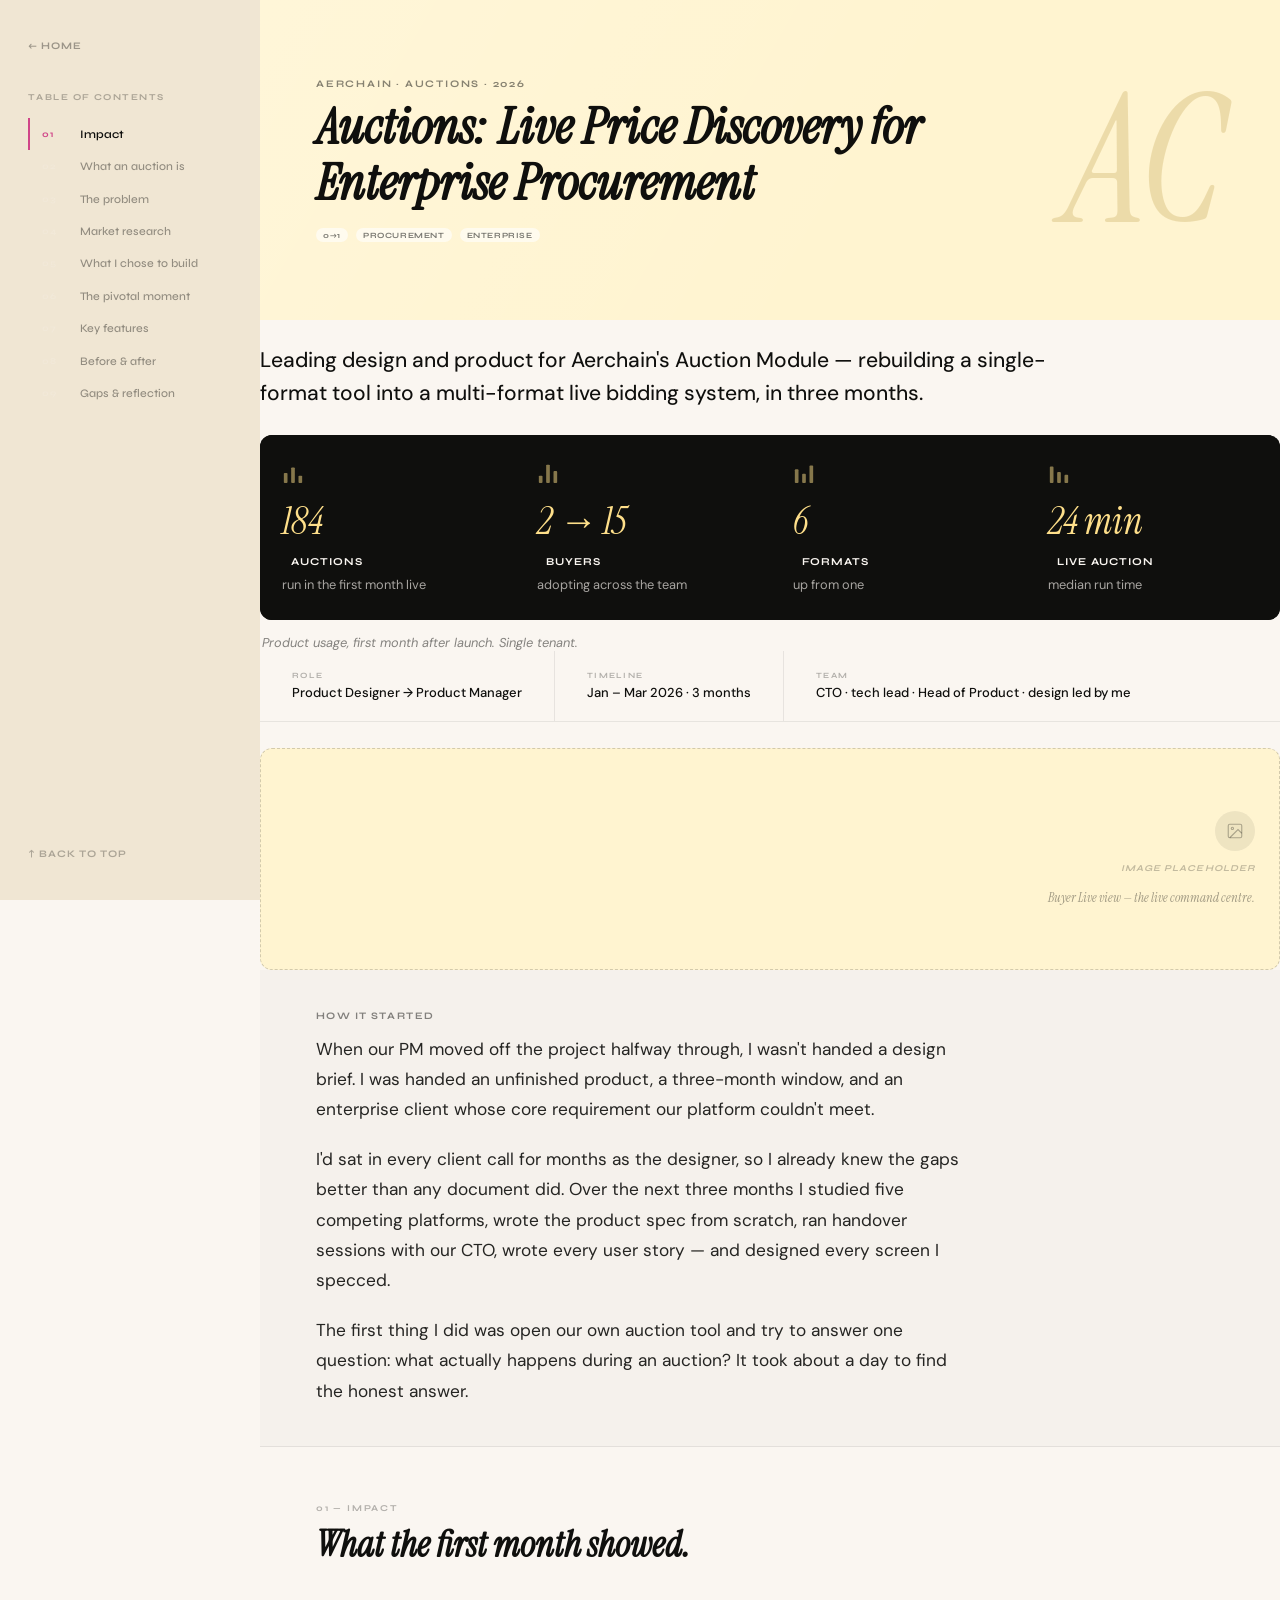
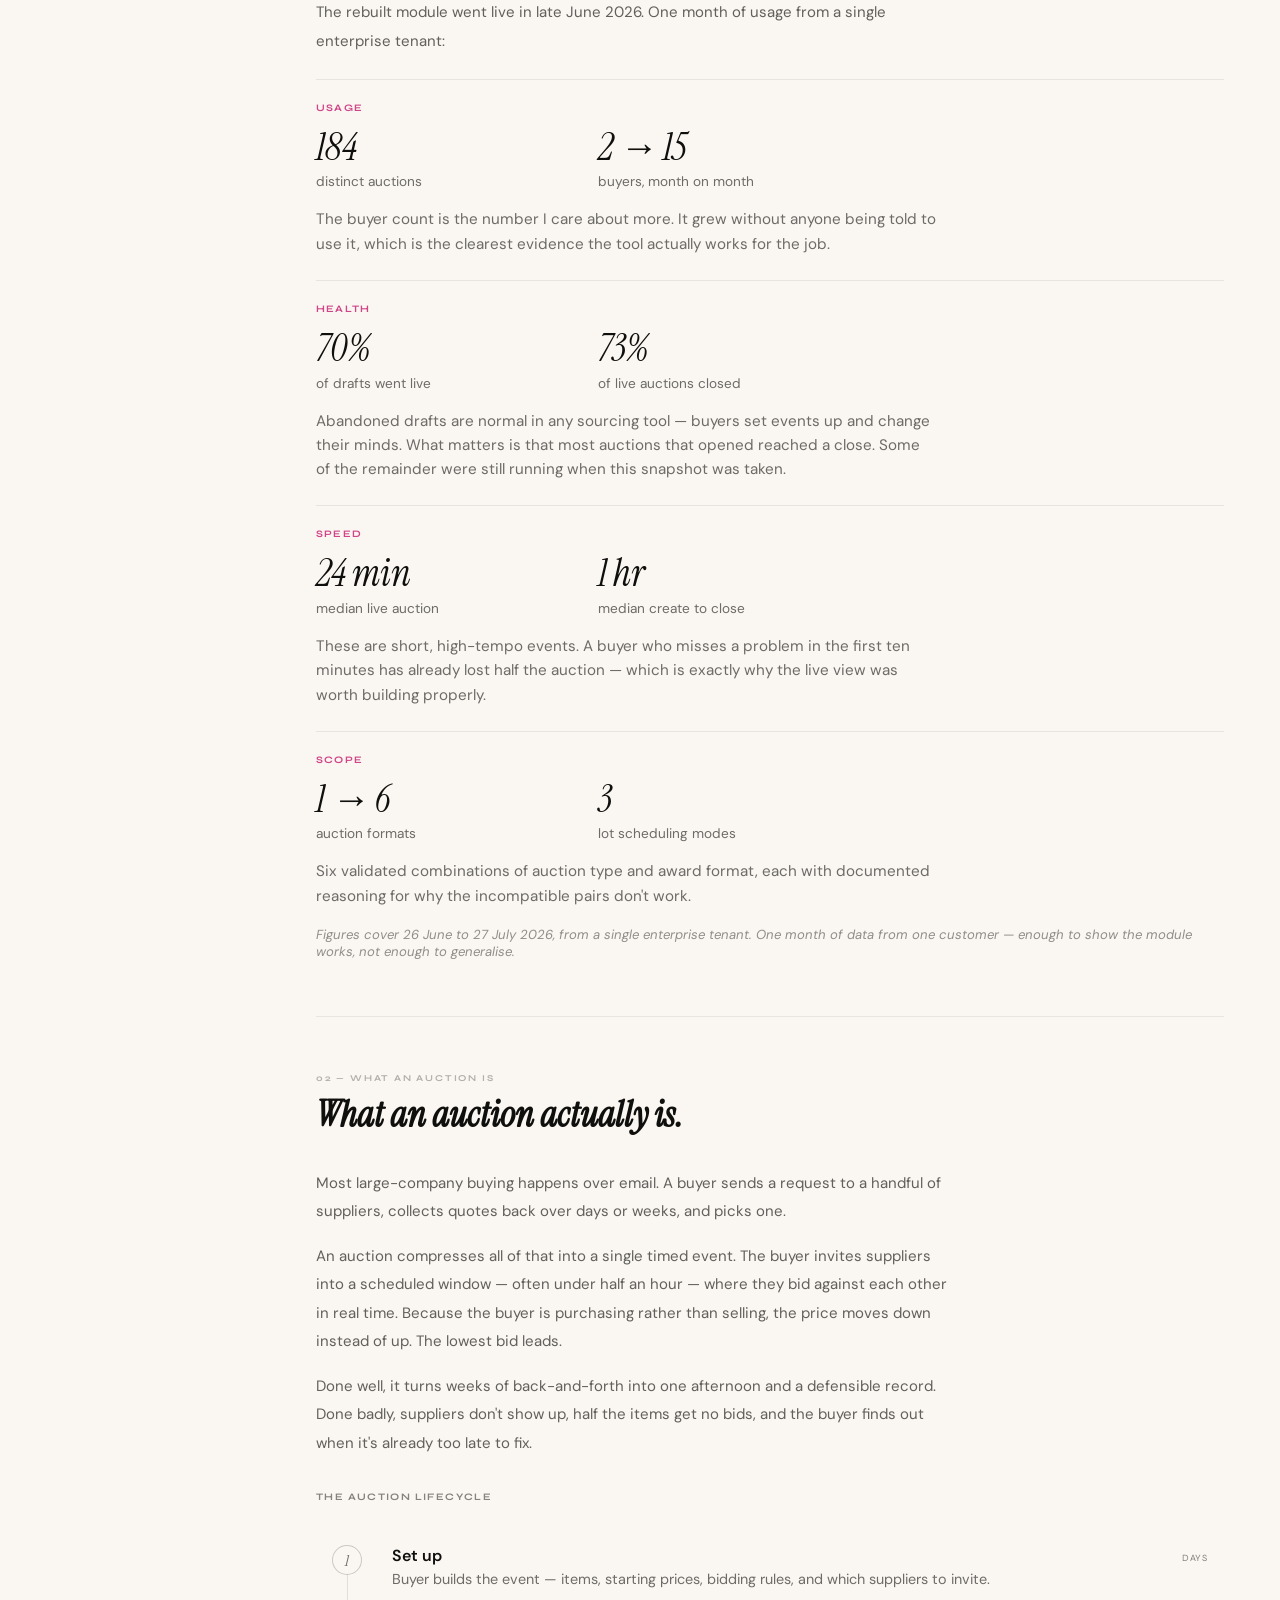
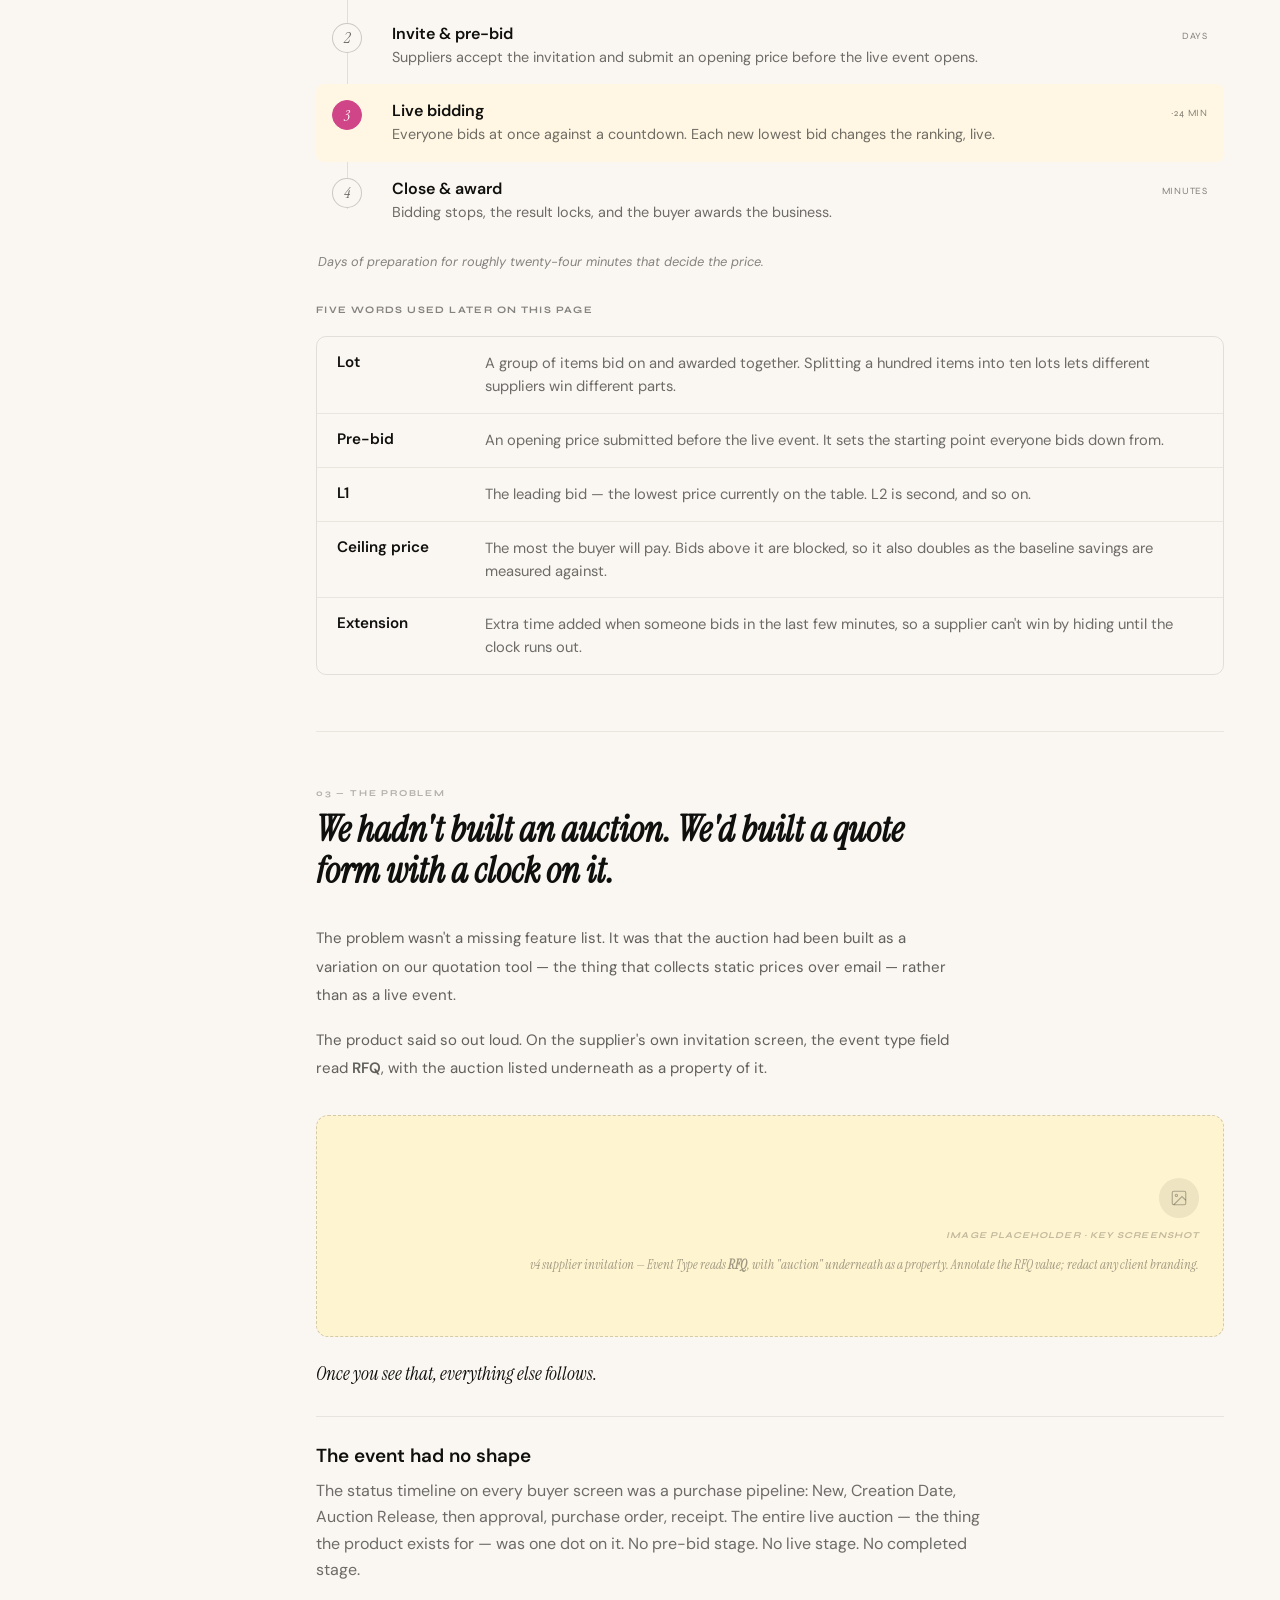
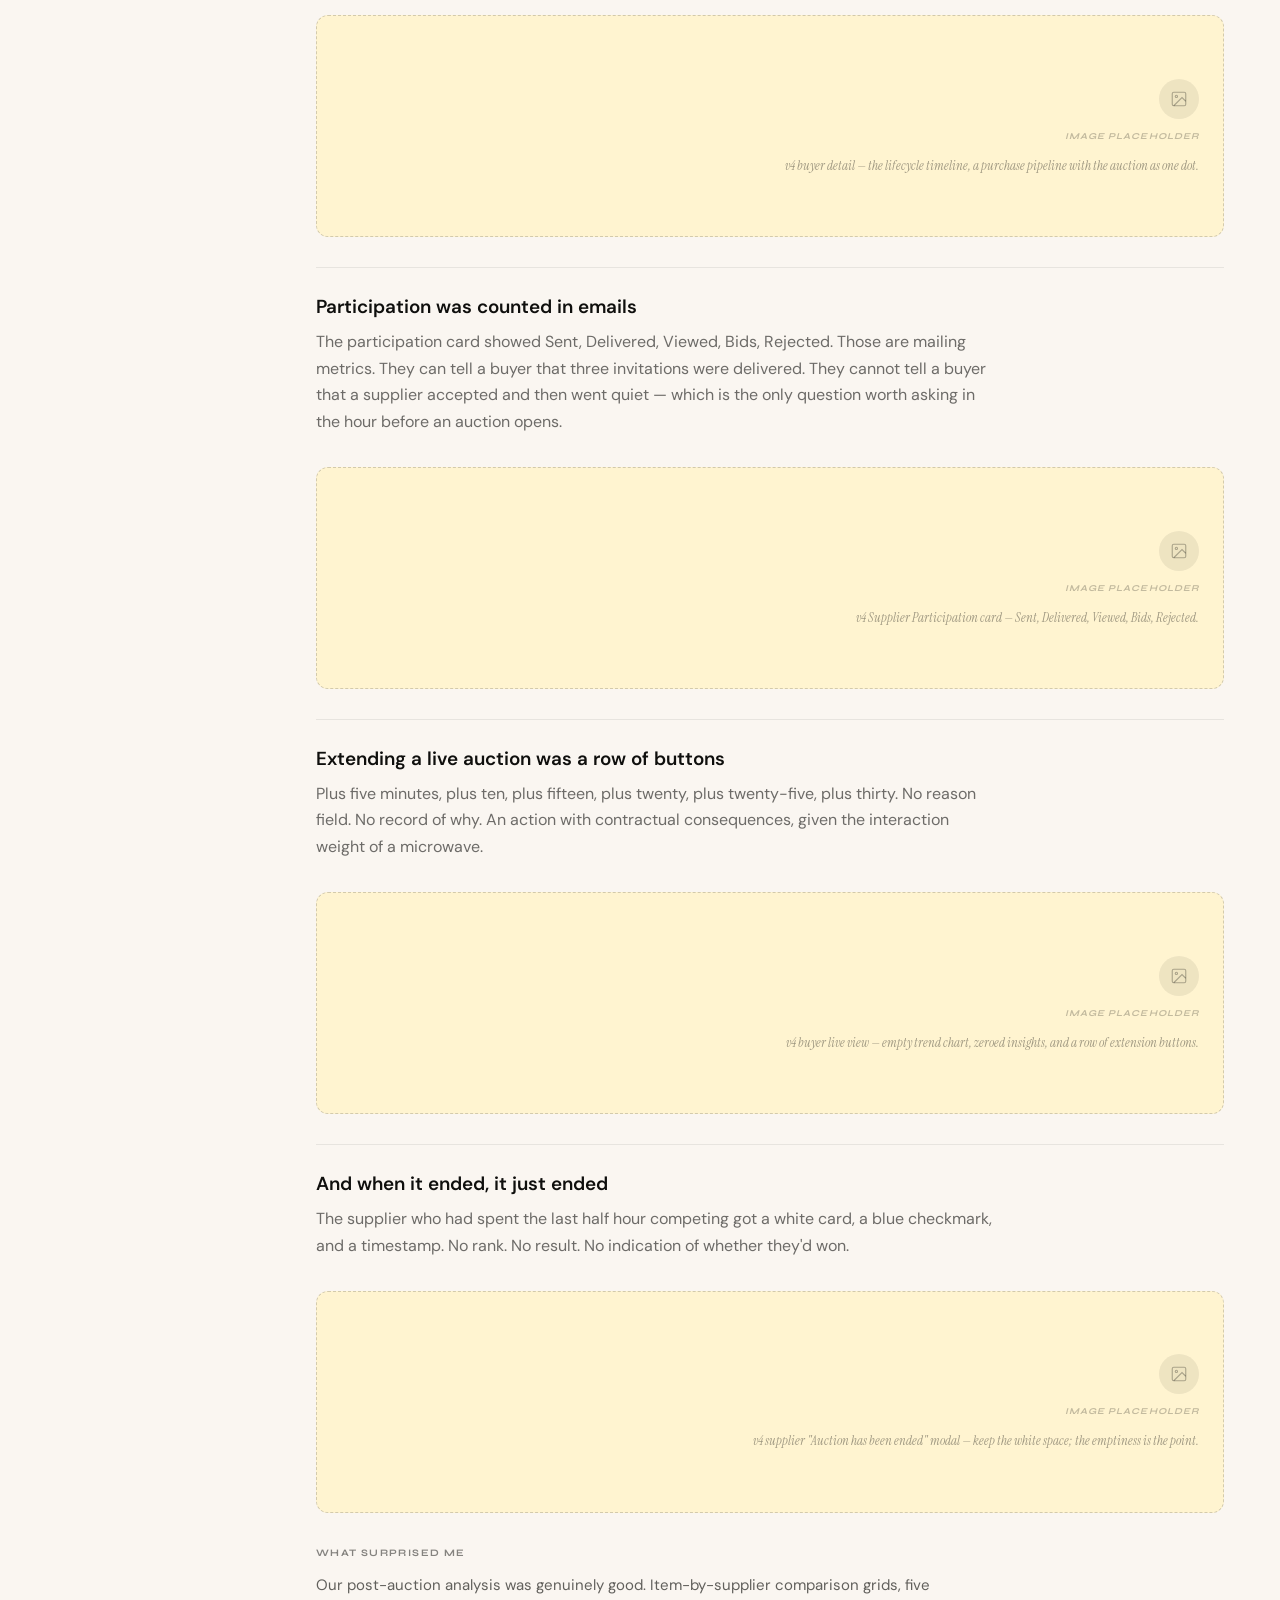
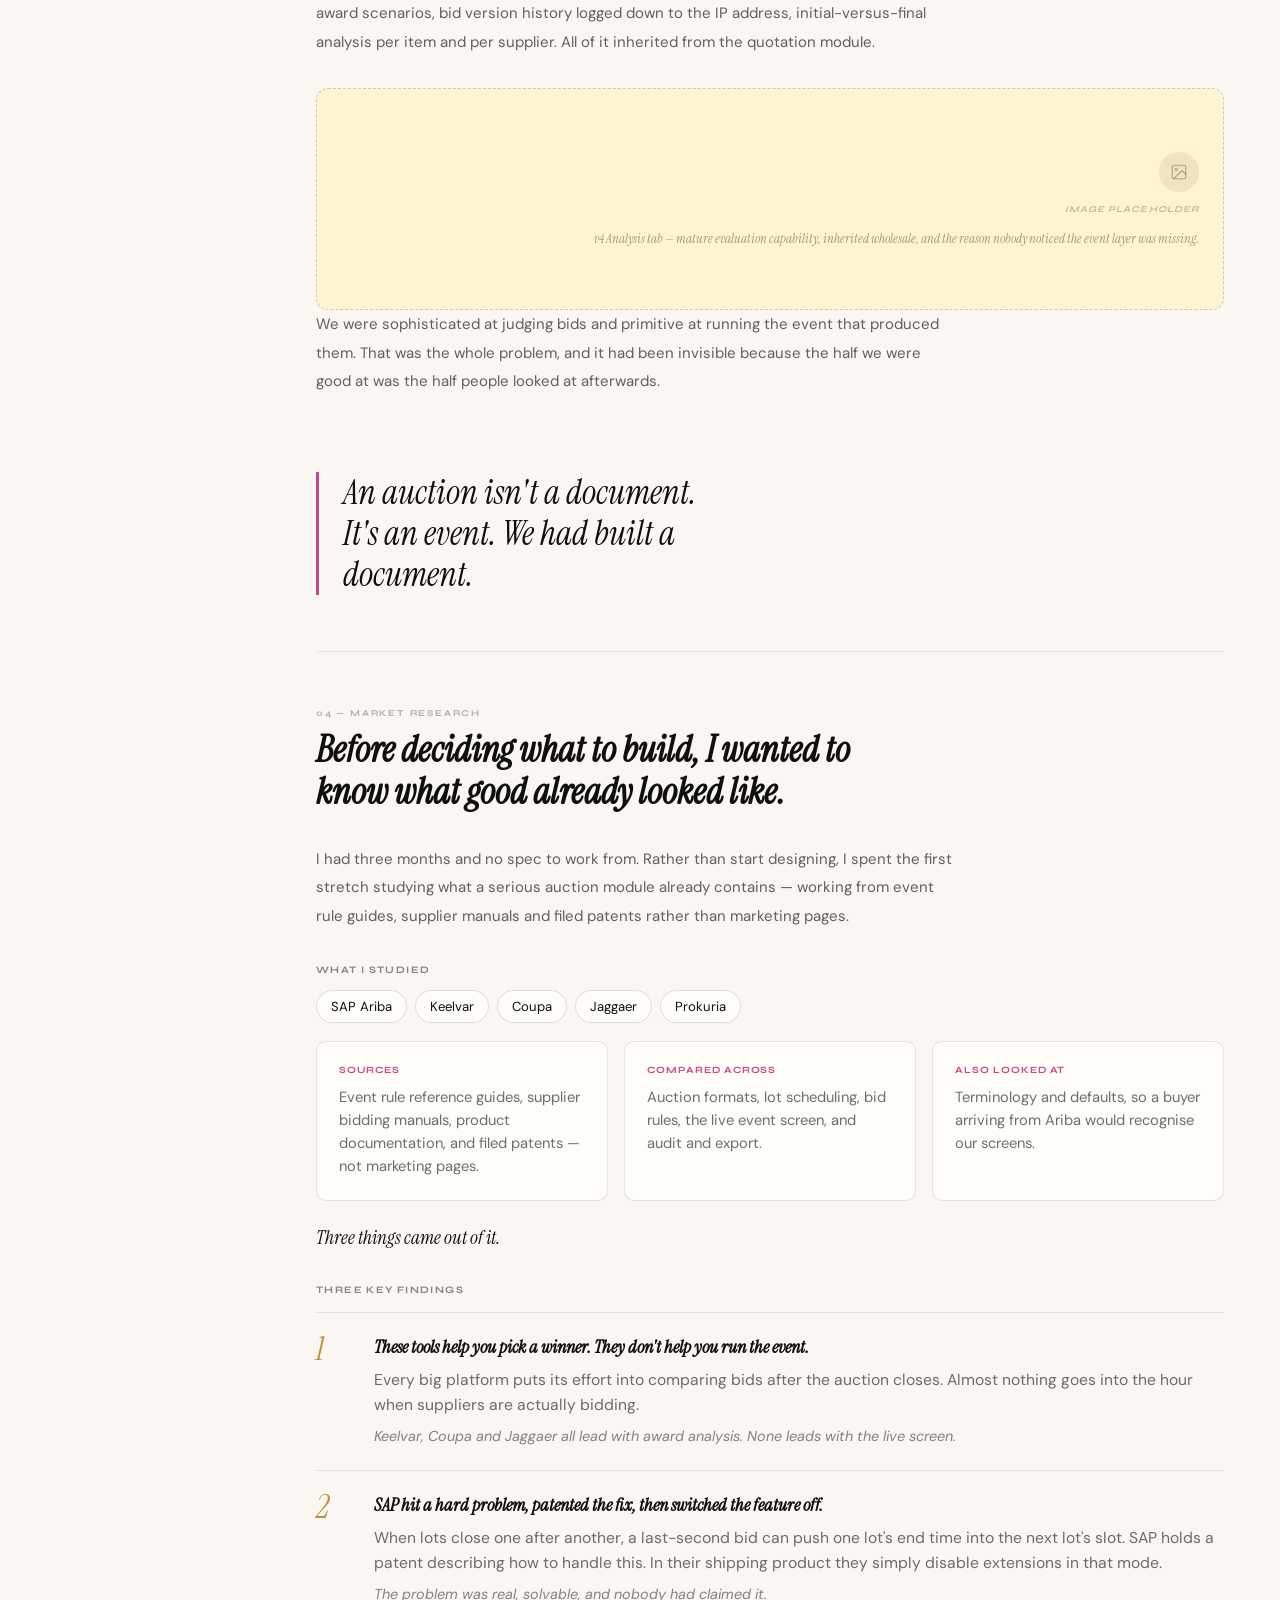
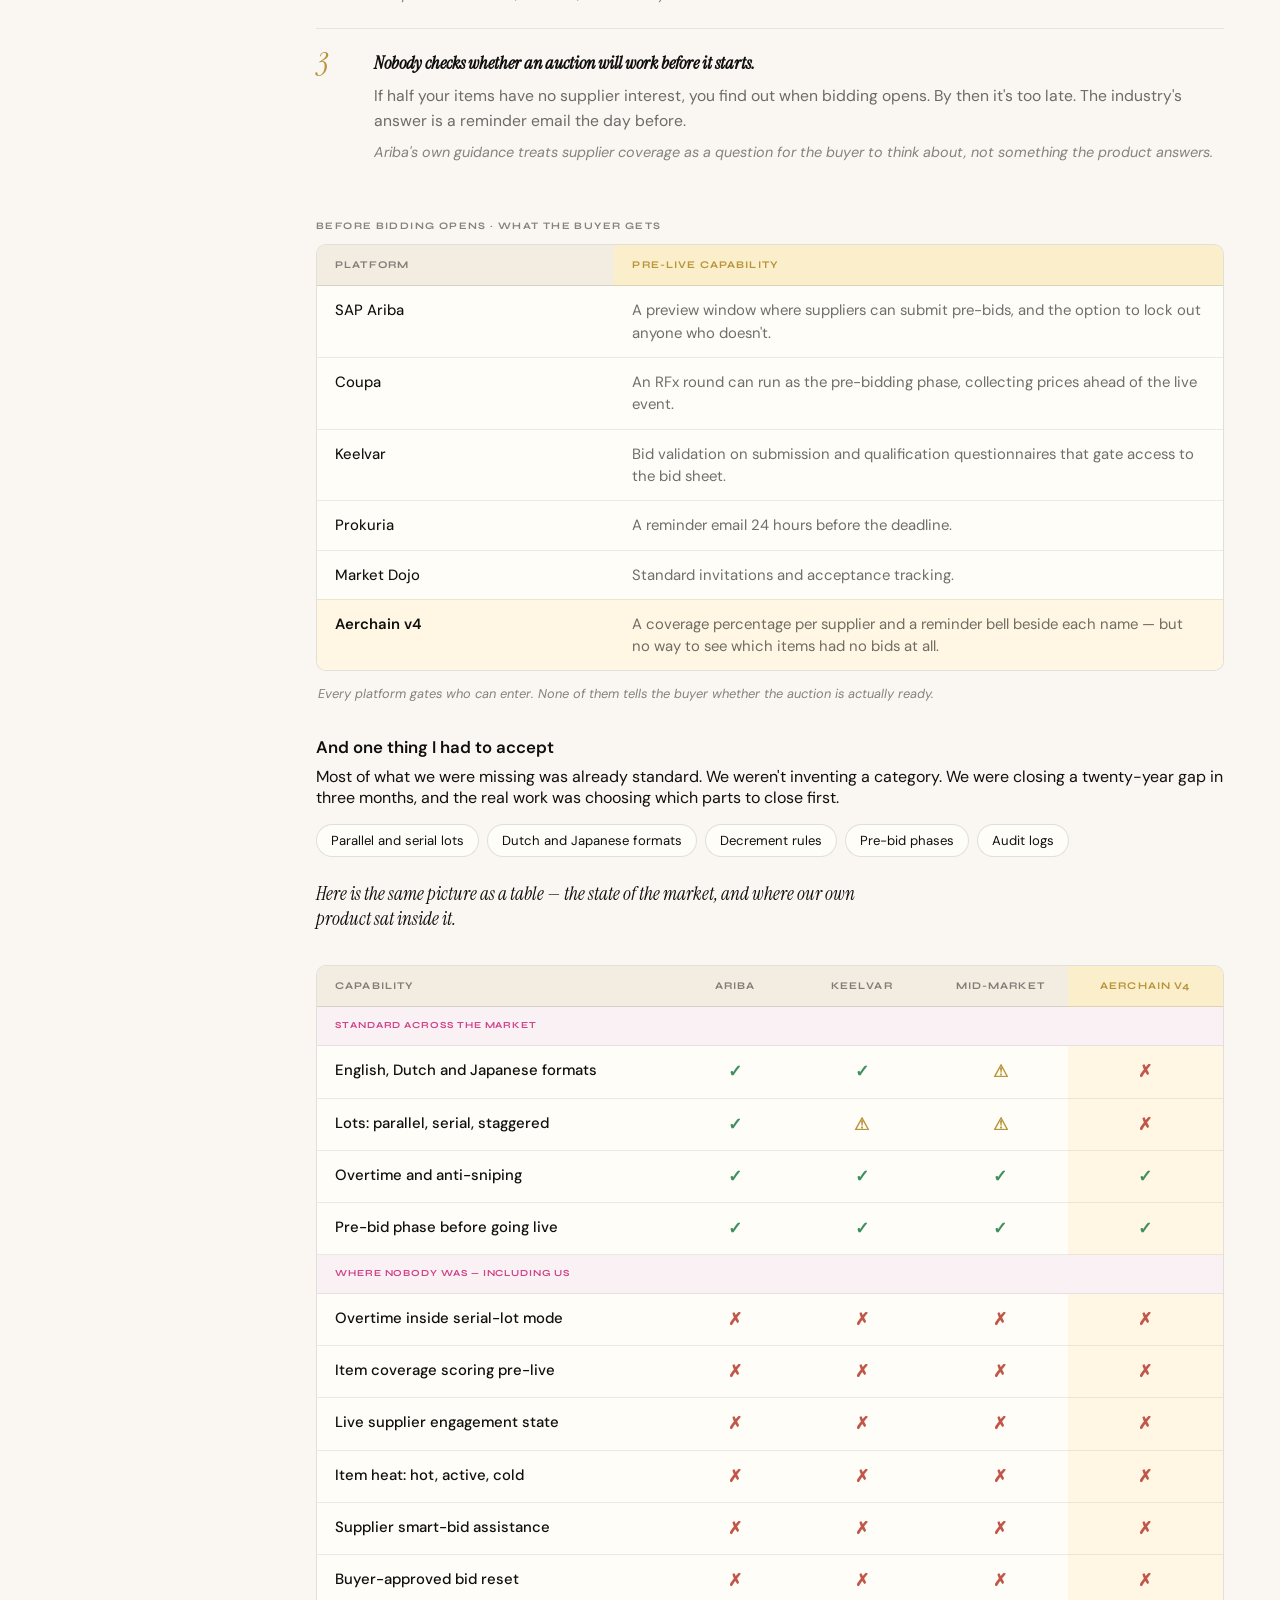
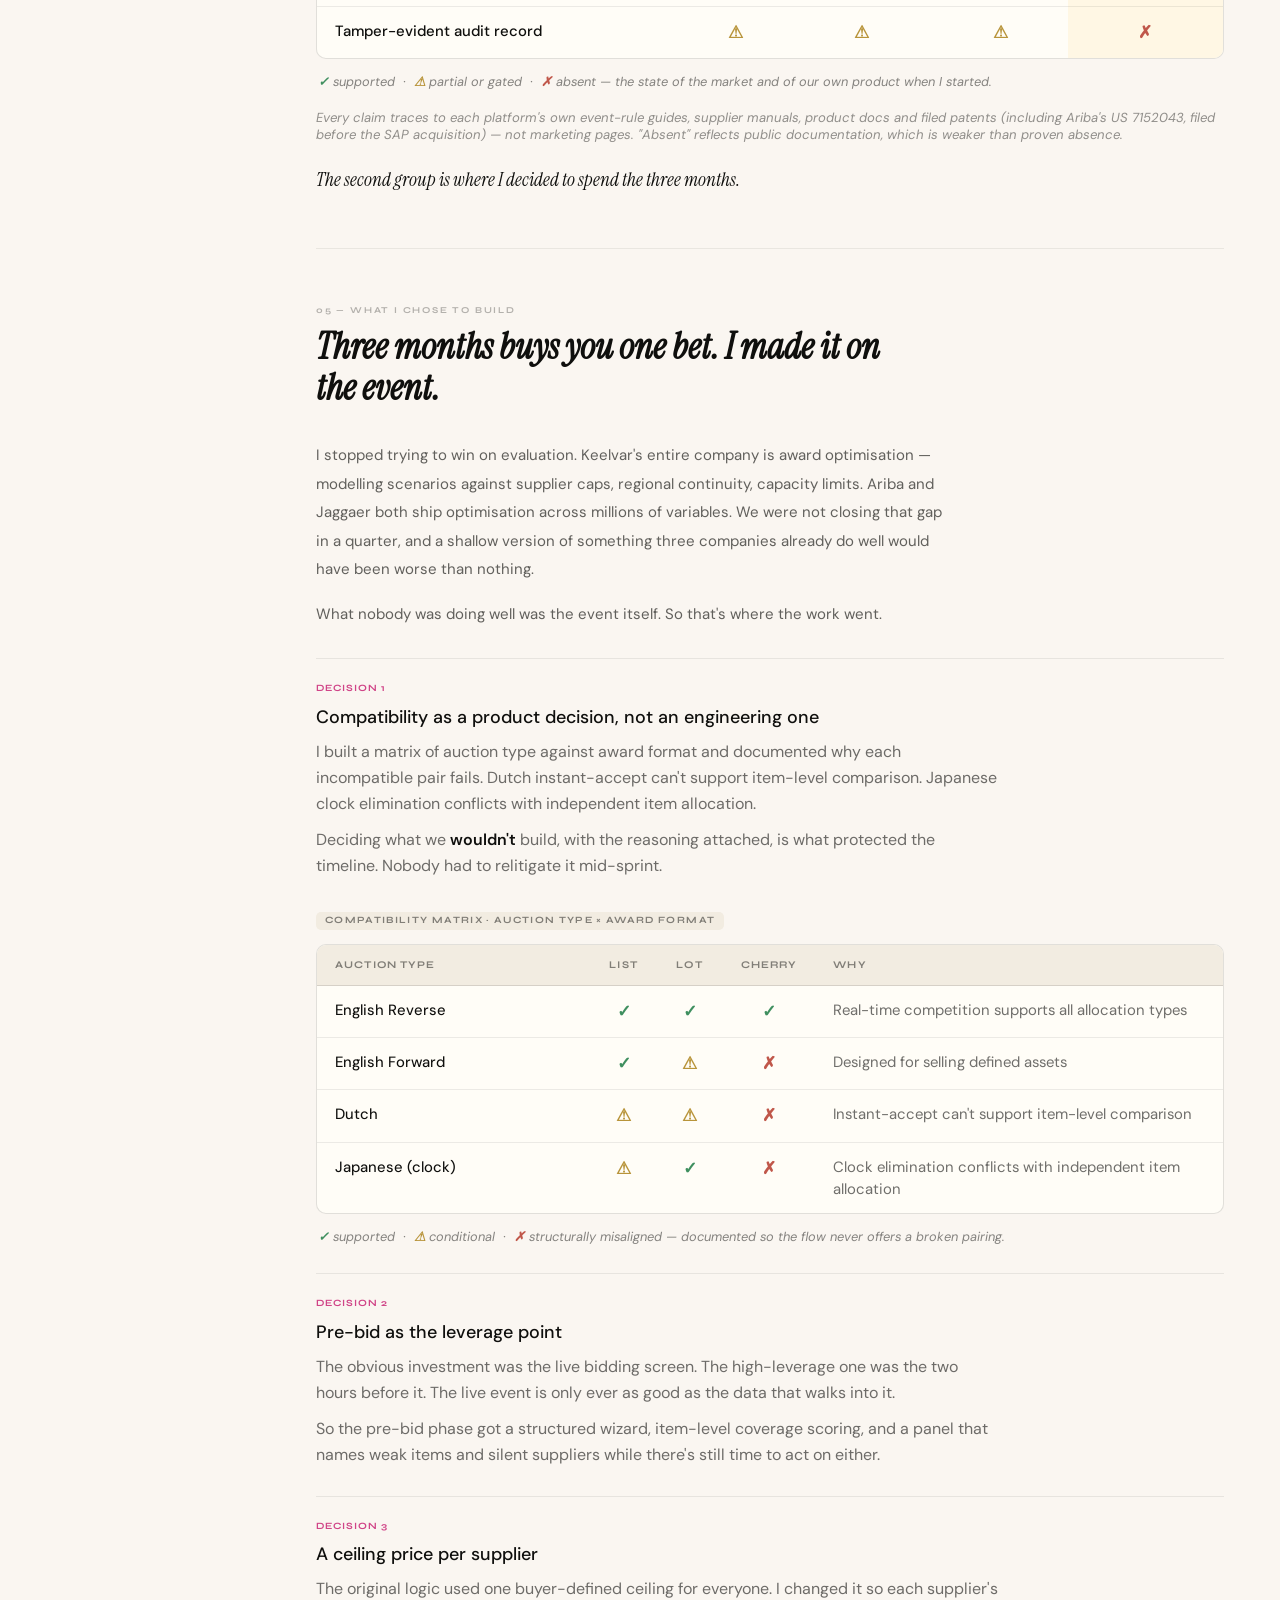
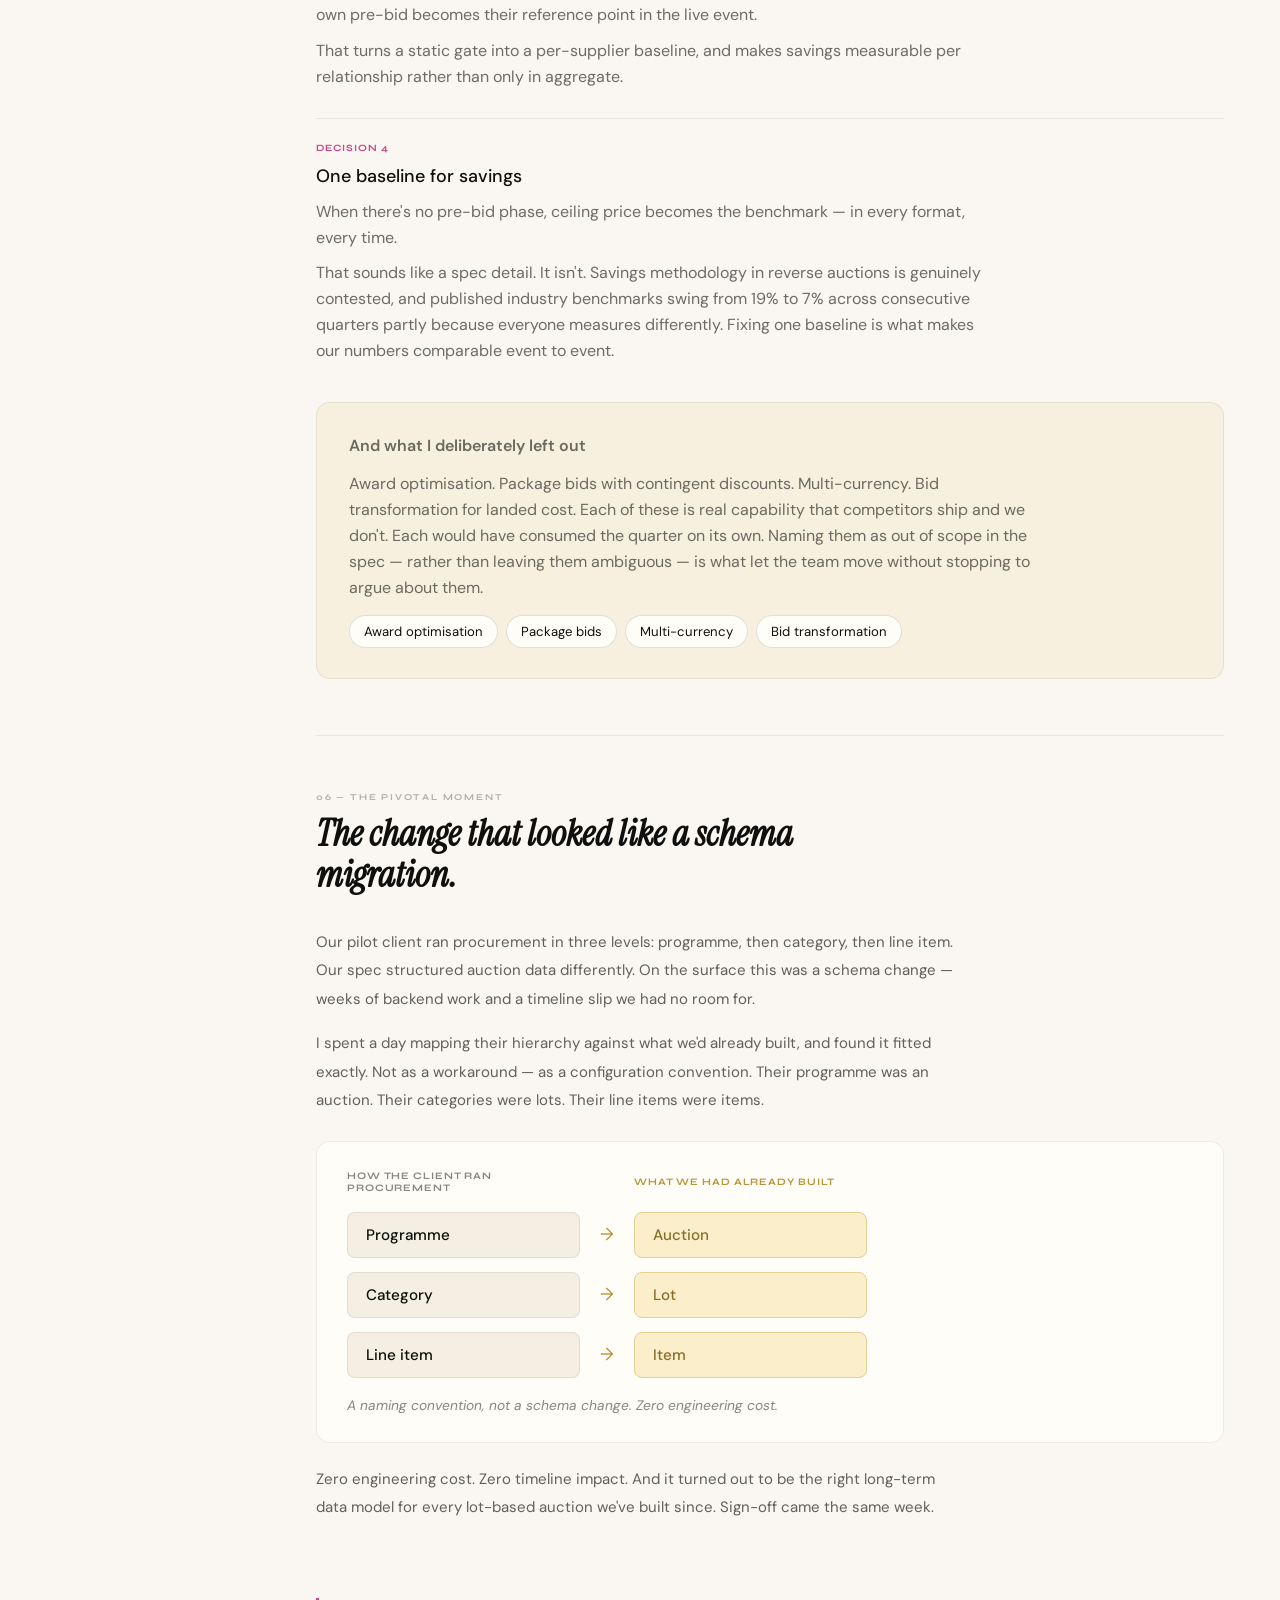
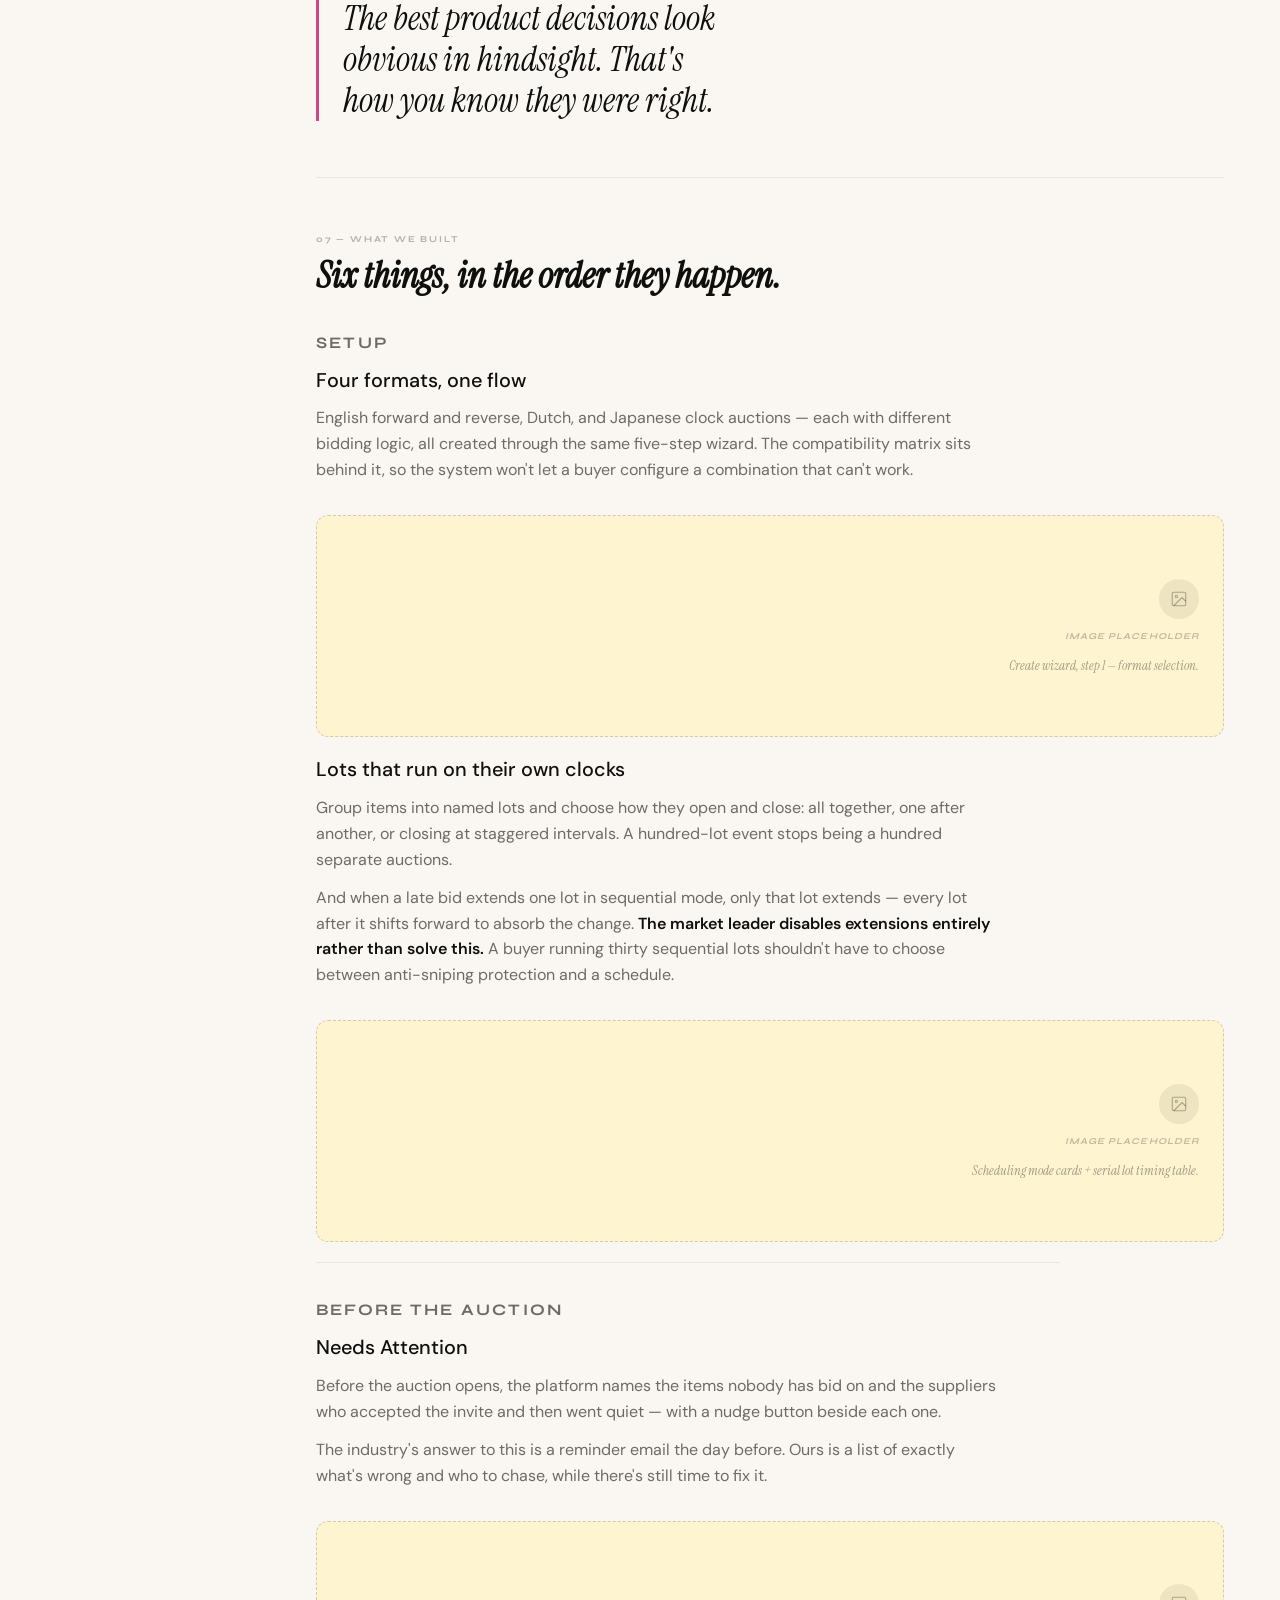
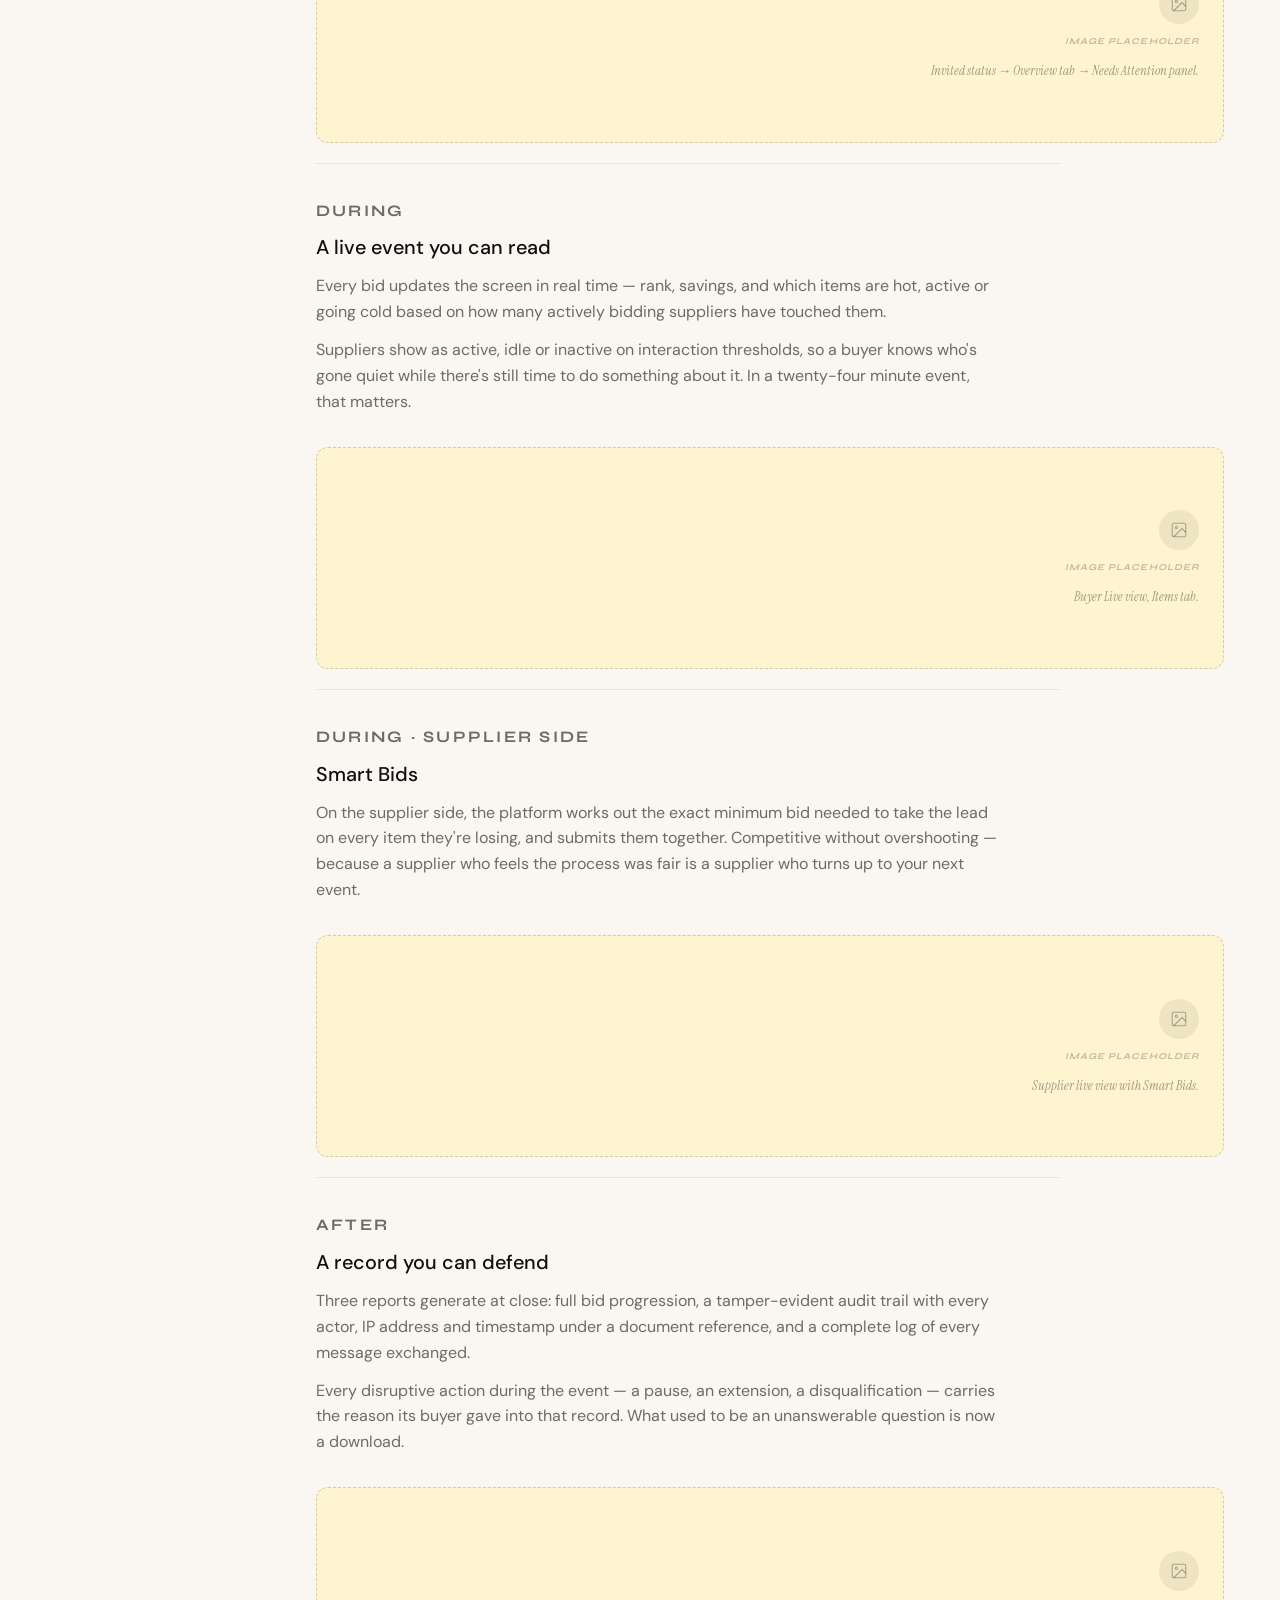
<file: auction.html>
<!DOCTYPE html>
<html lang="en">
<head>
  <meta charset="UTF-8" />
  <meta name="viewport" content="width=device-width, initial-scale=1.0" />
  <title>Auctions — Monika Patwal</title>
  <meta name="description" content="Rebuilding an enterprise auction module: what I researched across nine platforms, what I chose to build, and how a single-format tool became a procurement event system in three months." />
  <link rel="icon" href="./favicon.svg" type="image/svg+xml" />
  <link rel="preconnect" href="https://fonts.googleapis.com">
  <link rel="preconnect" href="https://fonts.gstatic.com" crossorigin>
  <link href="https://fonts.googleapis.com/css2?family=Caveat:wght@400;500&family=Instrument+Serif:ital@0;1&family=Syne:wght@400;600;700;800&family=DM+Sans:ital,opsz,wght@0,9..40,300;0,9..40,400;0,9..40,500;1,9..40,300&display=swap" rel="stylesheet">
  <link rel="stylesheet" crossorigin href="./assets/index-2FCE6Xp1.css">
  <style>
    html,body{cursor:auto!important;overflow:visible!important;height:auto!important;background:var(--cream);}
    .cs-page-shell{min-height:100vh;display:flex;align-items:flex-start;overflow-x:clip;}
    .cs-page-shell .cs-toc{position:sticky;top:0;align-self:flex-start;height:100vh;}
    .cs-page-main{background:var(--cream);flex:1;min-width:0;max-width:100%;}
    .cs-page-main .cs-body{max-width:100%;width:100%;min-width:0;box-sizing:border-box;}
    @media (max-width:900px){.cs-page-shell{display:block;}.cs-page-shell .cs-toc{position:static;height:auto;}}

    .cs-strip-cap{font-family:var(--body);font-size:.8rem;font-style:italic;color:#0f0f0d80;margin-top:14px;padding-left:2px}
    .lbl{display:inline-block;font-family:var(--syne);font-size:.6rem;font-weight:700;letter-spacing:.14em;text-transform:uppercase;padding:4px 9px;border-radius:5px;vertical-align:middle;line-height:1}
    .cs-fullwrap{max-width:100%;min-width:0;margin-top:34px}

    .cs-subhead{font-size:clamp(1.05rem,1.7vw,1.32rem);line-height:1.55;color:#0f0f0d;font-weight:450;max-width:54ch;margin-top:24px}
    .cs-lede{max-width:var(--col,660px)}
    .cs-lede p{font-size:1.08rem;line-height:1.75;color:#0f0f0d;opacity:.9;margin-top:1.15em}
    .cs-lede p:first-child{margin-top:0}

    .cs-cards3{display:grid;grid-template-columns:repeat(3,minmax(0,1fr));gap:16px;margin-top:10px;max-width:100%}
    .cs-cards3 .c{border:1px solid #0f0f0d1a;border-radius:10px;padding:24px;background:#fffdf7}
    .cs-cards3 .c h3{font-family:var(--serif);font-style:italic;font-weight:400;font-size:1.7rem;color:#B8943A;line-height:1.1;margin:0 0 12px}
    .cs-cards3 .c p{font-size:.9rem;color:#0f0f0d99;line-height:1.55;margin:0}
    @media(max-width:820px){.cs-cards3{grid-template-columns:1fr}}

    .cs-mstrip{display:grid;grid-template-columns:repeat(4,minmax(0,1fr));gap:1px;background:#0f0f0d;border-radius:12px;overflow:hidden;margin-top:26px;max-width:100%}
    .cs-mstrip .m{background:#0f0f0d;padding:26px 22px}
    .cs-mstrip .ico{display:block;margin-bottom:14px}
    .cs-mstrip .ico svg{width:22px;height:22px}
    .cs-mstrip .ico rect{fill:#fedf8a;opacity:.5}
    .cs-mstrip .n{font-family:var(--serif);font-style:italic;font-size:clamp(1.9rem,3vw,2.5rem);color:#fedf8a;line-height:1}
    .cs-mstrip .lbl{font-family:var(--syne);text-transform:uppercase;letter-spacing:.09em;font-size:.66rem;font-weight:700;color:#faf6f1;margin-top:12px}
    .cs-mstrip .cap{font-size:.8rem;color:#faf6f1a6;margin-top:5px;line-height:1.4}
    @media(max-width:820px){.cs-mstrip{grid-template-columns:repeat(2,minmax(0,1fr))}}
    @media(max-width:480px){.cs-mstrip{grid-template-columns:1fr}}

    /* impact metric groups */
    .cs-igroup{padding-top:22px;border-top:1px solid #0f0f0d14;margin-top:24px}
    .cs-glabel{font-family:var(--syne);text-transform:uppercase;letter-spacing:.12em;font-size:.62rem;font-weight:700;color:var(--pink);margin-bottom:14px}
    .cs-mpair{display:grid;grid-template-columns:1fr 1fr;gap:24px;max-width:540px}
    .cs-mpair .mn{display:block;font-family:var(--serif);font-style:italic;font-size:clamp(1.8rem,3vw,2.4rem);color:#0f0f0d;line-height:1}
    .cs-mpair .mc{display:block;font-size:.85rem;color:#0f0f0d99;margin-top:6px;line-height:1.4}
    .cs-gexp{margin-top:16px;font-size:.95rem;color:#0f0f0d99;line-height:1.6;max-width:62ch}
    @media(max-width:560px){.cs-mpair{grid-template-columns:1fr;gap:16px}}
    /* lifecycle diagram */
    .cs-life{position:relative;margin-top:26px}
    .cs-life::before{content:"";position:absolute;left:31px;top:30px;bottom:30px;width:1px;background:#0f0f0d1a}
    .cs-life .ph{position:relative;display:grid;grid-template-columns:44px 1fr auto;gap:16px;align-items:start;padding:16px}
    .cs-life .ph.hot{background:#fff7e4;border-radius:8px}
    .cs-life .num{width:30px;height:30px;border-radius:50%;border:1px solid #0f0f0d33;background:var(--cream);display:flex;align-items:center;justify-content:center;font-family:var(--serif);font-style:italic;font-size:1rem;color:#0f0f0d99;position:relative;z-index:1}
    .cs-life .ph.hot .num{background:var(--pink);border-color:var(--pink);color:#fff}
    .cs-life .pt{font-weight:600;color:#0f0f0d;font-size:1rem}
    .cs-life .pd{color:#0f0f0d99;font-size:.9rem;line-height:1.5;margin-top:3px}
    .cs-life .dur{font-family:var(--syne);text-transform:uppercase;letter-spacing:.08em;font-size:.6rem;color:#0f0f0d80;white-space:nowrap;padding-top:7px}
    @media(max-width:560px){.cs-life .ph{grid-template-columns:40px 1fr}.cs-life .dur{grid-column:2;padding-top:2px}.cs-life::before{left:35px}}
    /* glossary */
    .cs-gloss{margin-top:20px;border:1px solid #0f0f0d1a;border-radius:10px;overflow:hidden}
    .cs-gloss .row{display:grid;grid-template-columns:130px 1fr;gap:18px;padding:15px 20px;border-top:1px solid #0f0f0d12}
    .cs-gloss .row:first-child{border-top:none}
    .cs-gloss .term{font-weight:600;color:#0f0f0d;font-size:.95rem}
    .cs-gloss .def{color:#0f0f0d99;font-size:.92rem;line-height:1.55}
    @media(max-width:600px){.cs-gloss .row{grid-template-columns:1fr;gap:4px}}

    .cs-eyebrow-sm{font-family:var(--syne);text-transform:uppercase;letter-spacing:.14em;font-size:.62rem;font-weight:700;color:#0f0f0d80;margin:32px 0 12px}
    .cs-eyebrow-sm:first-child{margin-top:0}
    .cs-bigline{font-family:var(--serif);font-style:italic;font-size:clamp(1.5rem,2.6vw,2.1rem);line-height:1.15;color:#0f0f0d;margin:26px 0 6px;max-width:22ch}

    .cs-issues{list-style:none;margin:18px 0 0;display:flex;flex-direction:column;gap:20px;max-width:var(--col,660px)}
    .cs-issues.two{max-width:100%;display:grid;grid-template-columns:repeat(2,minmax(0,1fr));gap:22px 30px}
    @media(max-width:760px){.cs-issues.two{grid-template-columns:1fr}}
    .cs-issues li{padding-left:18px;border-left:2px solid var(--pink)}
    .cs-issues li b{display:block;color:#0f0f0d;font-size:1.05rem;margin-bottom:5px}
    .cs-issues li span{color:#0f0f0d99;font-size:.95rem;line-height:1.6}

    .cs-findings{list-style:none;margin:16px 0 0;counter-reset:fnd;max-width:none;display:flex;flex-direction:column;gap:0}
    .cs-findings li{counter-increment:fnd;position:relative;padding:22px 0 22px 58px;border-top:1px solid #0f0f0d14}
    .cs-findings li::before{content:counter(fnd);position:absolute;left:0;top:20px;font-family:var(--serif);font-style:italic;font-size:2rem;color:#B8943A;line-height:1}
    .cs-findings li b{display:block;font-size:1.15rem;color:#0f0f0d;margin-bottom:6px;font-family:var(--serif);font-style:italic}
    .cs-findings li span{color:#0f0f0d99;font-size:.95rem;line-height:1.6}

    .cs-feat{list-style:none;margin:6px 0 0;display:grid;grid-template-columns:1fr 1fr;gap:0}
    .cs-feat li{padding:24px 30px 24px 0;border-top:1px solid #0f0f0d14}
    .cs-feat li:nth-child(odd){border-right:1px solid #0f0f0d12;padding-right:32px}
    .cs-feat li b{display:block;font-size:1.08rem;color:#0f0f0d;margin-bottom:8px}
    .cs-feat li span{font-size:.93rem;color:#0f0f0d99;line-height:1.58}
    @media(max-width:760px){.cs-feat{grid-template-columns:1fr}.cs-feat li:nth-child(odd){border-right:none;padding-right:0}}

    .cs-abhead{display:flex;align-items:center;gap:12px;margin-bottom:14px;flex-wrap:wrap}
    .cs-abhead .lbl{margin:0}
    .cs-table-scroll{overflow-x:auto;min-width:0;max-width:100%;border:1px solid #0f0f0d1f;border-radius:10px;background:#fffdf7}
    table.cs-ab{border-collapse:collapse;width:100%;min-width:660px;font-family:var(--body)}
    .cs-ab thead th{text-align:left;font-family:var(--syne);text-transform:uppercase;letter-spacing:.11em;font-size:.64rem;font-weight:700;color:#0f0f0d80;padding:14px 18px;background:#f2ece1;border-bottom:1px solid #0f0f0d1f}
    .cs-ab thead th.cc{text-align:center}
    .cs-ab thead th.aft{color:#B8943A;background:#fbeecb}
    .cs-ab td{padding:13px 18px;border-bottom:1px solid #0f0f0d14;vertical-align:top;font-size:.93rem;line-height:1.5}
    .cs-ab td.cap{color:#0f0f0d;font-weight:500;width:40%}
    .cs-ab td.grp{font-family:var(--syne);text-transform:uppercase;letter-spacing:.1em;font-size:.58rem;font-weight:700;color:var(--pink);background:#faf1f5;padding:12px 18px}
    .cs-ab td.y,.cs-ab td.n,.cs-ab td.pt{text-align:center;font-weight:700}
    .cs-ab td.y{color:#3f8f5f}.cs-ab td.n{color:#c0574a}.cs-ab td.pt{color:#B8943A}
    .cs-ab td.bef{color:#0f0f0d8c;width:50%}
    .cs-ab td.aft{color:#0f0f0d;background:#fff7e4;width:50%;font-weight:450}
    .cs-ab td.as{color:#0f0f0d99;width:45%}
    .cs-ab td.to{color:#0f0f0d;font-weight:450}
    .cs-ab td.to strong{font-weight:600}
    .cs-ab tr:last-child td{border-bottom:none}
    .cs-ab tbody tr:hover td{background:#faf5ea}
    .cs-ab tbody tr:hover td.grp{background:#faf1f5}
    .cs-ab th.ctr,.cs-ab td.ctr{text-align:center;width:66px}
    .mk{font-weight:700}.mk.ok{color:#3f8f5f}.mk.warn{color:#B8943A}.mk.no{color:#c0574a}
    .cs-matrix .mk{font-size:1.05rem}

    .cs-pull{font-family:var(--serif);font-style:italic;font-size:clamp(1.5rem,2.7vw,2.15rem);line-height:1.2;color:#0f0f0d;border-left:3px solid var(--pink);padding-left:24px;margin:2.2em 0 0;max-width:26ch}
    /* problem: transition line + evidence blocks */
    .cs-transition{font-family:var(--serif);font-style:italic;font-size:1.2rem;color:#0f0f0d;margin-top:24px;max-width:62ch}
    .cs-evb{border-top:1px solid #0f0f0d14;padding-top:26px;margin-top:30px}
    .cs-evb-h{font-size:1.18rem;font-weight:600;color:#0f0f0d;margin:0}
    .cs-evb-b{margin-top:10px;font-size:1rem;color:#0f0f0d99;line-height:1.65;max-width:62ch}

    .cs-closing{margin-top:clamp(48px,7vw,80px);padding-top:clamp(36px,5vw,56px);border-top:1px solid #0f0f0d1a;padding-bottom:3rem}
    .cs-closing h2{font-family:var(--serif);font-style:italic;font-size:clamp(1.8rem,4vw,2.8rem);color:#0f0f0d;line-height:1.05;margin:0}
    .cs-closing p{color:#0f0f0d99;font-size:1rem;margin-top:12px;max-width:46ch}
    .cs-closing .row{display:flex;flex-wrap:wrap;gap:12px;margin-top:26px}
    .cs-closing a.btn{font-family:var(--syne);font-size:.72rem;font-weight:700;letter-spacing:.1em;text-transform:uppercase;text-decoration:none;color:#0f0f0d;border:1px solid #0f0f0d26;padding:13px 22px;border-radius:999px;transition:.2s}
    .cs-closing a.btn.fill{background:var(--pink);border-color:var(--pink);color:#fff}
    .cs-closing a.btn:hover{border-color:var(--pink);color:var(--pink)}
    .cs-closing a.btn.fill:hover{color:#fff;opacity:.92}
    .cs-imgcap{font-style:italic}
    .cs-src{font-family:var(--body);font-size:.82rem;font-style:italic;color:#0f0f0d73;margin-top:1.4em}
    /* market research components */
    .cs-chips{display:flex;flex-wrap:wrap;gap:8px;margin-top:14px}
    .cs-chip{font-family:var(--body);font-size:.82rem;color:#0f0f0d;padding:7px 14px;border:1px solid #0f0f0d1f;border-radius:999px;background:#fffdf7}
    .cs-scards{display:grid;grid-template-columns:repeat(3,minmax(0,1fr));gap:16px;margin-top:18px}
    .cs-scards .sc{border:1px solid #0f0f0d1a;border-radius:10px;padding:22px;background:#fffdf7}
    .cs-scards .sc .l{font-family:var(--syne);text-transform:uppercase;letter-spacing:.1em;font-size:.6rem;font-weight:700;color:var(--pink);margin-bottom:10px}
    .cs-scards .sc p{font-size:.92rem;color:#0f0f0d99;line-height:1.55;margin:0}
    @media(max-width:760px){.cs-scards{grid-template-columns:1fr}}
    .cs-findings li p{color:#0f0f0d99;font-size:.98rem;line-height:1.6;margin:8px 0 0}
    .cs-findings li p.sub{font-size:.9rem;color:#0f0f0d80;font-style:italic;margin-top:8px}
    .cs-note-h{font-weight:600;color:#0f0f0d;font-size:1.05rem;margin:0 0 8px}
    .cs-ab th.v4{background:#fbeecb;color:#B8943A}
    .cs-ab td.v4{background:#fff7e4}
    .cs-ab tr.hl td{background:#fff7e4}
    .cs-ab tbody tr:hover td.v4,.cs-ab tbody tr.hl:hover td{background:#fdf0d0}
    .cs-decisions{margin-top:30px}
    .cs-decision{border-top:1px solid #0f0f0d14;padding-top:22px;margin-top:28px}
    .cs-decision:first-child{margin-top:0}
    .cs-decision .dn{font-family:var(--syne);text-transform:uppercase;letter-spacing:.1em;font-size:.6rem;font-weight:700;color:var(--pink);margin:0 0 8px}
    .cs-decision h3{font-family:var(--body);font-weight:500;font-size:1.12rem;color:#0f0f0d;margin:0 0 10px;line-height:1.35}
    .cs-decision p{font-size:1rem;color:#0f0f0d99;line-height:1.62;margin:0 0 10px;max-width:62ch}
    .cs-decision p:last-child{margin-bottom:0}
    .cs-decision p b{color:#0f0f0d;font-weight:600}
    .cs-leftout{margin-top:38px;background:#f7f0df;border:1px solid #0f0f0d12;border-radius:14px;padding:30px 32px}
    .cs-leftout .cs-note-h{margin-bottom:12px}
    .cs-leftout p{font-size:1rem;color:#0f0f0d99;line-height:1.62;margin:0;max-width:62ch}
    @media(max-width:760px){.cs-leftout{padding:24px 22px}}
    /* mapping diagram (pivotal moment) */
    .cs-map{margin-top:26px;border:1px solid #0f0f0d12;border-radius:14px;padding:28px 30px;background:#fffdf7}
    .cs-map-grid{display:grid;grid-template-columns:1fr auto 1fr;gap:14px 20px;align-items:center;max-width:520px}
    .cs-map-hd{font-family:var(--syne);text-transform:uppercase;letter-spacing:.09em;font-size:.62rem;font-weight:700;color:#0f0f0d80;padding-bottom:4px}
    .cs-map-hd.r{color:#B8943A}
    .cs-map-box{border-radius:8px;height:46px;display:flex;align-items:center;padding:0 18px;font-family:var(--body);font-size:.95rem;font-weight:500;color:#0f0f0d}
    .cs-map-box.l{background:#f4efe2;border:1px solid #0f0f0d14}
    .cs-map-box.r{background:#fbeecb;border:1px solid #e6cf95;color:#8a6d28}
    .cs-map-arrow{color:#B8943A;font-size:1.1rem;line-height:1;text-align:center}
    .cs-map-cap{font-family:var(--body);font-size:.86rem;color:#0f0f0d80;margin:18px 0 0;font-style:italic}
    @media(max-width:620px){.cs-map-grid{grid-template-columns:1fr auto 1fr;gap:10px}.cs-map-box{font-size:.85rem;padding:0 12px}.cs-map{padding:22px 18px}}
    /* feature blocks (key features) */
    .cs-feats{margin-top:24px}
    .cs-phase-label{font-family:var(--syne);text-transform:uppercase;letter-spacing:.14em;font-size:.64rem;font-weight:700;color:#0f0f0d66;margin:0 0 2px;padding-top:34px;border-top:1px solid #0f0f0d12}
    .cs-feats > .cs-featblock:first-of-type .cs-phase-label,.cs-phase-label.first{padding-top:0;border-top:none}
    .cs-featblock{margin-top:20px}
    .cs-featblock h3{font-family:var(--body);font-weight:500;font-size:1.24rem;color:#0f0f0d;margin:10px 0 12px;line-height:1.3}
    .cs-featblock p{font-size:1rem;color:#0f0f0d99;line-height:1.62;margin:0 0 12px;max-width:62ch}
    .cs-featblock p:last-of-type{margin-bottom:0}
    .cs-featblock p b{color:#0f0f0d;font-weight:600}
    /* gaps + reflection */
    .cs-gap{border-top:1px solid #0f0f0d12;padding-top:18px;margin-top:20px}
    .cs-gap:first-child{border-top:none;padding-top:0;margin-top:0}
    .cs-gap h3{font-family:var(--body);font-weight:500;font-size:1.12rem;color:#0f0f0d;margin:0 0 8px;line-height:1.35}
    .cs-gap p{font-size:1rem;color:#0f0f0d99;line-height:1.6;margin:0;max-width:62ch}
    .cs-part-divider{border:none;border-top:2px solid #0f0f0d1f;margin:44px 0 34px}
    .cs-learn{margin-top:32px}
    .cs-learn:first-of-type{margin-top:0}
    .cs-learn h3{font-family:var(--body);font-weight:500;font-size:1.14rem;color:#0f0f0d;margin:0 0 10px;line-height:1.35}
    .cs-learn p{font-size:1rem;color:#0f0f0d99;line-height:1.62;margin:0;max-width:62ch}
    .cs-closingline{font-family:var(--serif);font-style:italic;font-size:1.5rem;color:#0f0f0d;margin:40px 0 0;line-height:1.35}
  </style>
</head>
<body>
  <div class="cs-page-shell">
    <aside class="cs-toc">
      <a class="cs-home-btn" href="./index.html#work">← Home</a>
      <p class="cs-toc-label">Table of Contents</p>
      <nav class="cs-toc-nav">
        <a class="cs-toc-link active" href="#cs-sec-imp"><span class="cs-toc-num">01</span><span class="cs-toc-text">Impact</span></a>
        <a class="cs-toc-link" href="#cs-sec-0"><span class="cs-toc-num">02</span><span class="cs-toc-text">What an auction is</span></a>
        <a class="cs-toc-link" href="#cs-sec-1"><span class="cs-toc-num">03</span><span class="cs-toc-text">The problem</span></a>
        <a class="cs-toc-link" href="#cs-sec-2"><span class="cs-toc-num">04</span><span class="cs-toc-text">Market research</span></a>
        <a class="cs-toc-link" href="#cs-sec-3"><span class="cs-toc-num">05</span><span class="cs-toc-text">What I chose to build</span></a>
        <a class="cs-toc-link" href="#cs-sec-4"><span class="cs-toc-num">06</span><span class="cs-toc-text">The pivotal moment</span></a>
        <a class="cs-toc-link" href="#cs-sec-5"><span class="cs-toc-num">07</span><span class="cs-toc-text">Key features</span></a>
        <a class="cs-toc-link" href="#cs-sec-6"><span class="cs-toc-num">08</span><span class="cs-toc-text">Before &amp; after</span></a>
        <a class="cs-toc-link" href="#cs-sec-7"><span class="cs-toc-num">09</span><span class="cs-toc-text">Gaps &amp; reflection</span></a>
      </nav>
      <a class="cs-top-btn" href="#top">↑ Back to top</a>
    </aside>

    <div class="cs-page-main">
      <div class="cs-body">

        <!-- 1 HERO -->
        <div class="cs-hero-band" style="background:#FFF4D0" id="top">
          <div class="cs-hero-text">
            <p class="cs-company-label">Aerchain · Auctions · 2026</p>
            <h1 class="cs-title">Auctions: Live Price Discovery for Enterprise Procurement</h1>
            <div class="cs-tags"><span class="ctag">0→1</span><span class="ctag">Procurement</span><span class="ctag">Enterprise</span></div>
          </div>
          <span class="cs-hero-initial" style="color:#B8943A">AC</span>
        </div>

        <p class="cs-subhead">Leading design and product for Aerchain's Auction Module — rebuilding a single-format tool into a multi-format live bidding system, in three months.</p>

        <div class="cs-mstrip">
          <div class="m"><span class="ico"><svg viewBox="0 0 22 24"><rect x="1" y="13" width="4" height="11" rx="1"/><rect x="9" y="7" width="4" height="17" rx="1"/><rect x="17" y="16" width="4" height="8" rx="1"/></svg></span><div class="n">184</div><div class="lbl">Auctions</div><div class="cap">run in the first month live</div></div>
          <div class="m"><span class="ico"><svg viewBox="0 0 22 24"><rect x="1" y="16" width="4" height="8" rx="1"/><rect x="9" y="4" width="4" height="20" rx="1"/><rect x="17" y="11" width="4" height="13" rx="1"/></svg></span><div class="n">2 → 15</div><div class="lbl">Buyers</div><div class="cap">adopting across the team</div></div>
          <div class="m"><span class="ico"><svg viewBox="0 0 22 24"><rect x="1" y="9" width="4" height="15" rx="1"/><rect x="9" y="14" width="4" height="10" rx="1"/><rect x="17" y="5" width="4" height="19" rx="1"/></svg></span><div class="n">6</div><div class="lbl">Formats</div><div class="cap">up from one</div></div>
          <div class="m"><span class="ico"><svg viewBox="0 0 22 24"><rect x="1" y="6" width="4" height="18" rx="1"/><rect x="9" y="12" width="4" height="12" rx="1"/><rect x="17" y="15" width="4" height="9" rx="1"/></svg></span><div class="n">24 min</div><div class="lbl">Live auction</div><div class="cap">median run time</div></div>
        </div>
        <p class="cs-strip-cap">Product usage, first month after launch. Single tenant.</p>

        <div class="cs-meta-row">
          <div class="cs-meta-pill"><span class="cs-meta-pill-lbl">Role</span><span class="cs-meta-pill-val">Product Designer → Product Manager</span></div>
          <div class="cs-meta-pill"><span class="cs-meta-pill-lbl">Timeline</span><span class="cs-meta-pill-val">Jan – Mar 2026 · 3 months</span></div>
          <div class="cs-meta-pill"><span class="cs-meta-pill-lbl">Team</span><span class="cs-meta-pill-val">CTO · tech lead · Head of Product · design led by me</span></div>
        </div>

        <div class="cs-img-block" style="--cover-bg:#FFF4D0;margin-top:26px"><span class="cs-img-label"><span class="cs-img-icon"><svg viewBox="0 0 24 24"><rect x="3" y="3" width="18" height="18" rx="2"/><circle cx="8.5" cy="8.5" r="1.5"/><polyline points="21 15 16 10 5 21"/></svg></span><span class="cs-img-tag">Image placeholder</span><span class="cs-imgcap">Buyer Live view — the live command centre.</span></span></div>

        <!-- 2 OPENING -->
        <div class="cs-overview-block">
          <p class="cs-eyebrow-sm">How it started</p>
          <div class="cs-lede">
            <p>When our PM moved off the project halfway through, I wasn't handed a design brief. I was handed an unfinished product, a three-month window, and an enterprise client whose core requirement our platform couldn't meet.</p>
            <p>I'd sat in every client call for months as the designer, so I already knew the gaps better than any document did. Over the next three months I studied five competing platforms, wrote the product spec from scratch, ran handover sessions with our CTO, wrote every user story — and designed every screen I specced.</p>
            <p>The first thing I did was open our own auction tool and try to answer one question: what actually happens during an auction? It took about a day to find the honest answer.</p>
          </div>
        </div>

        <div class="cs-sections">

          <!-- 01 IMPACT -->
          <div class="cs-sec" id="cs-sec-imp">
            <div class="cs-sec-header-row"><p class="cs-sec-label">01 — Impact</p></div>
            <h2 class="cs-sec-heading">What the first month showed.</h2>
            <div class="cs-sec-body"><p>The rebuilt module went live in late June 2026. One month of usage from a single enterprise tenant:</p></div>
            <div class="cs-fullwrap" style="margin-top:6px">
              <div class="cs-igroup">
                <div class="cs-glabel">Usage</div>
                <div class="cs-mpair"><div><span class="mn">184</span><span class="mc">distinct auctions</span></div><div><span class="mn">2 → 15</span><span class="mc">buyers, month on month</span></div></div>
                <p class="cs-gexp">The buyer count is the number I care about more. It grew without anyone being told to use it, which is the clearest evidence the tool actually works for the job.</p>
              </div>
              <div class="cs-igroup">
                <div class="cs-glabel">Health</div>
                <div class="cs-mpair"><div><span class="mn">70%</span><span class="mc">of drafts went live</span></div><div><span class="mn">73%</span><span class="mc">of live auctions closed</span></div></div>
                <p class="cs-gexp">Abandoned drafts are normal in any sourcing tool — buyers set events up and change their minds. What matters is that most auctions that opened reached a close. Some of the remainder were still running when this snapshot was taken.</p>
              </div>
              <div class="cs-igroup">
                <div class="cs-glabel">Speed</div>
                <div class="cs-mpair"><div><span class="mn">24 min</span><span class="mc">median live auction</span></div><div><span class="mn">1 hr</span><span class="mc">median create to close</span></div></div>
                <p class="cs-gexp">These are short, high-tempo events. A buyer who misses a problem in the first ten minutes has already lost half the auction — which is exactly why the live view was worth building properly.</p>
              </div>
              <div class="cs-igroup">
                <div class="cs-glabel">Scope</div>
                <div class="cs-mpair"><div><span class="mn">1 → 6</span><span class="mc">auction formats</span></div><div><span class="mn">3</span><span class="mc">lot scheduling modes</span></div></div>
                <p class="cs-gexp">Six validated combinations of auction type and award format, each with documented reasoning for why the incompatible pairs don't work.</p>
              </div>
              <p class="cs-src">Figures cover 26 June to 27 July 2026, from a single enterprise tenant. One month of data from one customer — enough to show the module works, not enough to generalise.</p>
            </div>
          </div>

          <!-- 02 WHAT AN AUCTION IS -->
          <div class="cs-sec" id="cs-sec-0">
            <div class="cs-sec-header-row"><p class="cs-sec-label">02 — What an auction is</p></div>
            <h2 class="cs-sec-heading">What an auction actually is.</h2>
            <div class="cs-sec-body">
              <p>Most large-company buying happens over email. A buyer sends a request to a handful of suppliers, collects quotes back over days or weeks, and picks one.</p>
              <p>An auction compresses all of that into a single timed event. The buyer invites suppliers into a scheduled window — often under half an hour — where they bid against each other in real time. Because the buyer is purchasing rather than selling, the price moves down instead of up. The lowest bid leads.</p>
              <p>Done well, it turns weeks of back-and-forth into one afternoon and a defensible record. Done badly, suppliers don't show up, half the items get no bids, and the buyer finds out when it's already too late to fix.</p>
            </div>
            <div class="cs-fullwrap">
              <div class="cs-eyebrow-sm">The auction lifecycle</div>
              <div class="cs-life">
                <div class="ph"><div class="num">1</div><div><div class="pt">Set up</div><div class="pd">Buyer builds the event — items, starting prices, bidding rules, and which suppliers to invite.</div></div><div class="dur">days</div></div>
                <div class="ph"><div class="num">2</div><div><div class="pt">Invite &amp; pre-bid</div><div class="pd">Suppliers accept the invitation and submit an opening price before the live event opens.</div></div><div class="dur">days</div></div>
                <div class="ph hot"><div class="num">3</div><div><div class="pt">Live bidding</div><div class="pd">Everyone bids at once against a countdown. Each new lowest bid changes the ranking, live.</div></div><div class="dur">~24 min</div></div>
                <div class="ph"><div class="num">4</div><div><div class="pt">Close &amp; award</div><div class="pd">Bidding stops, the result locks, and the buyer awards the business.</div></div><div class="dur">minutes</div></div>
              </div>
              <p class="cs-strip-cap">Days of preparation for roughly twenty-four minutes that decide the price.</p>
            </div>
            <div class="cs-fullwrap">
              <div class="cs-eyebrow-sm">Five words used later on this page</div>
              <div class="cs-gloss">
                <div class="row"><div class="term">Lot</div><div class="def">A group of items bid on and awarded together. Splitting a hundred items into ten lots lets different suppliers win different parts.</div></div>
                <div class="row"><div class="term">Pre-bid</div><div class="def">An opening price submitted before the live event. It sets the starting point everyone bids down from.</div></div>
                <div class="row"><div class="term">L1</div><div class="def">The leading bid — the lowest price currently on the table. L2 is second, and so on.</div></div>
                <div class="row"><div class="term">Ceiling price</div><div class="def">The most the buyer will pay. Bids above it are blocked, so it also doubles as the baseline savings are measured against.</div></div>
                <div class="row"><div class="term">Extension</div><div class="def">Extra time added when someone bids in the last few minutes, so a supplier can't win by hiding until the clock runs out.</div></div>
              </div>
            </div>
          </div>

          <!-- 03 THE PROBLEM -->
          <div class="cs-sec" id="cs-sec-1">
            <div class="cs-sec-header-row"><p class="cs-sec-label">03 — The problem</p></div>
            <h2 class="cs-sec-heading">We hadn't built an auction. We'd built a quote form with a clock on it.</h2>
            <div class="cs-sec-body">
              <p>The problem wasn't a missing feature list. It was that the auction had been built as a variation on our quotation tool — the thing that collects static prices over email — rather than as a live event.</p>
              <p>The product said so out loud. On the supplier's own invitation screen, the event type field read <strong>RFQ</strong>, with the auction listed underneath as a property of it.</p>
            </div>
            <div class="cs-img-block" style="--cover-bg:#FFF4D0"><span class="cs-img-label"><span class="cs-img-icon"><svg viewBox="0 0 24 24"><rect x="3" y="3" width="18" height="18" rx="2"/><circle cx="8.5" cy="8.5" r="1.5"/><polyline points="21 15 16 10 5 21"/></svg></span><span class="cs-img-tag">Image placeholder · key screenshot</span><span class="cs-imgcap">v4 supplier invitation — Event Type reads <strong>RFQ</strong>, with "auction" underneath as a property. Annotate the RFQ value; redact any client branding.</span></span></div>
            <p class="cs-transition">Once you see that, everything else follows.</p>

            <div class="cs-evb">
              <h3 class="cs-evb-h">The event had no shape</h3>
              <p class="cs-evb-b">The status timeline on every buyer screen was a purchase pipeline: New, Creation Date, Auction Release, then approval, purchase order, receipt. The entire live auction — the thing the product exists for — was one dot on it. No pre-bid stage. No live stage. No completed stage.</p>
              <div class="cs-img-block" style="--cover-bg:#FFF4D0"><span class="cs-img-label"><span class="cs-img-icon"><svg viewBox="0 0 24 24"><rect x="3" y="3" width="18" height="18" rx="2"/><circle cx="8.5" cy="8.5" r="1.5"/><polyline points="21 15 16 10 5 21"/></svg></span><span class="cs-img-tag">Image placeholder</span><span class="cs-imgcap">v4 buyer detail — the lifecycle timeline, a purchase pipeline with the auction as one dot.</span></span></div>
            </div>

            <div class="cs-evb">
              <h3 class="cs-evb-h">Participation was counted in emails</h3>
              <p class="cs-evb-b">The participation card showed Sent, Delivered, Viewed, Bids, Rejected. Those are mailing metrics. They can tell a buyer that three invitations were delivered. They cannot tell a buyer that a supplier accepted and then went quiet — which is the only question worth asking in the hour before an auction opens.</p>
              <div class="cs-img-block" style="--cover-bg:#FFF4D0"><span class="cs-img-label"><span class="cs-img-icon"><svg viewBox="0 0 24 24"><rect x="3" y="3" width="18" height="18" rx="2"/><circle cx="8.5" cy="8.5" r="1.5"/><polyline points="21 15 16 10 5 21"/></svg></span><span class="cs-img-tag">Image placeholder</span><span class="cs-imgcap">v4 Supplier Participation card — Sent, Delivered, Viewed, Bids, Rejected.</span></span></div>
            </div>

            <div class="cs-evb">
              <h3 class="cs-evb-h">Extending a live auction was a row of buttons</h3>
              <p class="cs-evb-b">Plus five minutes, plus ten, plus fifteen, plus twenty, plus twenty-five, plus thirty. No reason field. No record of why. An action with contractual consequences, given the interaction weight of a microwave.</p>
              <div class="cs-img-block" style="--cover-bg:#FFF4D0"><span class="cs-img-label"><span class="cs-img-icon"><svg viewBox="0 0 24 24"><rect x="3" y="3" width="18" height="18" rx="2"/><circle cx="8.5" cy="8.5" r="1.5"/><polyline points="21 15 16 10 5 21"/></svg></span><span class="cs-img-tag">Image placeholder</span><span class="cs-imgcap">v4 buyer live view — empty trend chart, zeroed insights, and a row of extension buttons.</span></span></div>
            </div>

            <div class="cs-evb">
              <h3 class="cs-evb-h">And when it ended, it just ended</h3>
              <p class="cs-evb-b">The supplier who had spent the last half hour competing got a white card, a blue checkmark, and a timestamp. No rank. No result. No indication of whether they'd won.</p>
              <div class="cs-img-block" style="--cover-bg:#FFF4D0"><span class="cs-img-label"><span class="cs-img-icon"><svg viewBox="0 0 24 24"><rect x="3" y="3" width="18" height="18" rx="2"/><circle cx="8.5" cy="8.5" r="1.5"/><polyline points="21 15 16 10 5 21"/></svg></span><span class="cs-img-tag">Image placeholder</span><span class="cs-imgcap">v4 supplier "Auction has been ended" modal — keep the white space; the emptiness is the point.</span></span></div>
            </div>

            <div class="cs-fullwrap">
              <p class="cs-eyebrow-sm">What surprised me</p>
              <div class="cs-sec-body">
                <p>Our post-auction analysis was genuinely good. Item-by-supplier comparison grids, five award scenarios, bid version history logged down to the IP address, initial-versus-final analysis per item and per supplier. All of it inherited from the quotation module.</p>
              </div>
              <div class="cs-img-block" style="--cover-bg:#FFF4D0"><span class="cs-img-label"><span class="cs-img-icon"><svg viewBox="0 0 24 24"><rect x="3" y="3" width="18" height="18" rx="2"/><circle cx="8.5" cy="8.5" r="1.5"/><polyline points="21 15 16 10 5 21"/></svg></span><span class="cs-img-tag">Image placeholder</span><span class="cs-imgcap">v4 Analysis tab — mature evaluation capability, inherited wholesale, and the reason nobody noticed the event layer was missing.</span></span></div>
              <div class="cs-sec-body">
                <p>We were sophisticated at judging bids and primitive at running the event that produced them. That was the whole problem, and it had been invisible because the half we were good at was the half people looked at afterwards.</p>
              </div>
              <p class="cs-pull">An auction isn't a document. It's an event. We had built a document.</p>
            </div>
          </div>

          <!-- 04 MARKET RESEARCH -->
          <div class="cs-sec" id="cs-sec-2">
            <div class="cs-sec-header-row"><p class="cs-sec-label">04 — Market research</p></div>
            <h2 class="cs-sec-heading">Before deciding what to build, I wanted to know what good already looked like.</h2>
            <div class="cs-sec-body">
              <p>I had three months and no spec to work from. Rather than start designing, I spent the first stretch studying what a serious auction module already contains — working from event rule guides, supplier manuals and filed patents rather than marketing pages.</p>
            </div>

            <div class="cs-fullwrap">
              <p class="cs-eyebrow-sm">What I studied</p>
              <div class="cs-chips">
                <span class="cs-chip">SAP Ariba</span><span class="cs-chip">Keelvar</span><span class="cs-chip">Coupa</span><span class="cs-chip">Jaggaer</span><span class="cs-chip">Prokuria</span>
              </div>
              <div class="cs-scards">
                <div class="sc"><div class="l">Sources</div><p>Event rule reference guides, supplier bidding manuals, product documentation, and filed patents — not marketing pages.</p></div>
                <div class="sc"><div class="l">Compared across</div><p>Auction formats, lot scheduling, bid rules, the live event screen, and audit and export.</p></div>
                <div class="sc"><div class="l">Also looked at</div><p>Terminology and defaults, so a buyer arriving from Ariba would recognise our screens.</p></div>
              </div>
            </div>

            <p class="cs-transition">Three things came out of it.</p>

            <div class="cs-fullwrap">
              <p class="cs-eyebrow-sm">Three key findings</p>
              <ol class="cs-findings">
                <li><b>These tools help you pick a winner. They don't help you run the event.</b><p>Every big platform puts its effort into comparing bids after the auction closes. Almost nothing goes into the hour when suppliers are actually bidding.</p><p class="sub">Keelvar, Coupa and Jaggaer all lead with award analysis. None leads with the live screen.</p></li>
                <li><b>SAP hit a hard problem, patented the fix, then switched the feature off.</b><p>When lots close one after another, a last-second bid can push one lot's end time into the next lot's slot. SAP holds a patent describing how to handle this. In their shipping product they simply disable extensions in that mode.</p><p class="sub">The problem was real, solvable, and nobody had claimed it.</p></li>
                <li><b>Nobody checks whether an auction will work before it starts.</b><p>If half your items have no supplier interest, you find out when bidding opens. By then it's too late. The industry's answer is a reminder email the day before.</p><p class="sub">Ariba's own guidance treats supplier coverage as a question for the buyer to think about, not something the product answers.</p></li>
              </ol>
            </div>

            <div class="cs-fullwrap">
              <p class="cs-eyebrow-sm">Before bidding opens · what the buyer gets</p>
              <div class="cs-table-scroll">
                <table class="cs-ab">
                  <thead><tr><th style="width:22%">Platform</th><th class="aft">Pre-live capability</th></tr></thead>
                  <tbody>
                    <tr><td class="to">SAP Ariba</td><td class="as">A preview window where suppliers can submit pre-bids, and the option to lock out anyone who doesn't.</td></tr>
                    <tr><td class="to">Coupa</td><td class="as">An RFx round can run as the pre-bidding phase, collecting prices ahead of the live event.</td></tr>
                    <tr><td class="to">Keelvar</td><td class="as">Bid validation on submission and qualification questionnaires that gate access to the bid sheet.</td></tr>
                    <tr><td class="to">Prokuria</td><td class="as">A reminder email 24 hours before the deadline.</td></tr>
                    <tr><td class="to">Market Dojo</td><td class="as">Standard invitations and acceptance tracking.</td></tr>
                    <tr class="hl"><td class="to"><strong>Aerchain v4</strong></td><td class="as">A coverage percentage per supplier and a reminder bell beside each name — but no way to see which items had no bids at all.</td></tr>
                  </tbody>
                </table>
              </div>
              <p class="cs-strip-cap">Every platform gates <em>who can enter</em>. None of them tells the buyer whether the auction is actually <em>ready</em>.</p>
            </div>

            <div class="cs-fullwrap">
              <div class="cs-note-box">
                <p class="cs-note-h">And one thing I had to accept</p>
                <p>Most of what we were missing was already standard. We weren't inventing a category. We were closing a twenty-year gap in three months, and the real work was choosing which parts to close first.</p>
                <div class="cs-chips" style="margin-top:16px">
                  <span class="cs-chip">Parallel and serial lots</span><span class="cs-chip">Dutch and Japanese formats</span><span class="cs-chip">Decrement rules</span><span class="cs-chip">Pre-bid phases</span><span class="cs-chip">Audit logs</span>
                </div>
              </div>
            </div>

            <p class="cs-transition">Here is the same picture as a table — the state of the market, and where our own product sat inside it.</p>

            <div class="cs-fullwrap">
              <div class="cs-table-scroll">
                <table class="cs-ab cs-matrix">
                  <thead><tr><th>Capability</th><th class="ctr">Ariba</th><th class="ctr">Keelvar</th><th class="ctr">Mid-market</th><th class="ctr v4">Aerchain v4</th></tr></thead>
                  <tbody>
                    <tr><td class="grp" colspan="5">Standard across the market</td></tr>
                    <tr><td class="cap">English, Dutch and Japanese formats</td><td class="ctr"><span class="mk ok">✓</span></td><td class="ctr"><span class="mk ok">✓</span></td><td class="ctr"><span class="mk warn">⚠</span></td><td class="ctr v4"><span class="mk no">✗</span></td></tr>
                    <tr><td class="cap">Lots: parallel, serial, staggered</td><td class="ctr"><span class="mk ok">✓</span></td><td class="ctr"><span class="mk warn">⚠</span></td><td class="ctr"><span class="mk warn">⚠</span></td><td class="ctr v4"><span class="mk no">✗</span></td></tr>
                    <tr><td class="cap">Overtime and anti-sniping</td><td class="ctr"><span class="mk ok">✓</span></td><td class="ctr"><span class="mk ok">✓</span></td><td class="ctr"><span class="mk ok">✓</span></td><td class="ctr v4"><span class="mk ok">✓</span></td></tr>
                    <tr><td class="cap">Pre-bid phase before going live</td><td class="ctr"><span class="mk ok">✓</span></td><td class="ctr"><span class="mk ok">✓</span></td><td class="ctr"><span class="mk ok">✓</span></td><td class="ctr v4"><span class="mk ok">✓</span></td></tr>
                    <tr><td class="grp" colspan="5">Where nobody was — including us</td></tr>
                    <tr><td class="cap">Overtime inside serial-lot mode</td><td class="ctr"><span class="mk no">✗</span></td><td class="ctr"><span class="mk no">✗</span></td><td class="ctr"><span class="mk no">✗</span></td><td class="ctr v4"><span class="mk no">✗</span></td></tr>
                    <tr><td class="cap">Item coverage scoring pre-live</td><td class="ctr"><span class="mk no">✗</span></td><td class="ctr"><span class="mk no">✗</span></td><td class="ctr"><span class="mk no">✗</span></td><td class="ctr v4"><span class="mk no">✗</span></td></tr>
                    <tr><td class="cap">Live supplier engagement state</td><td class="ctr"><span class="mk no">✗</span></td><td class="ctr"><span class="mk no">✗</span></td><td class="ctr"><span class="mk no">✗</span></td><td class="ctr v4"><span class="mk no">✗</span></td></tr>
                    <tr><td class="cap">Item heat: hot, active, cold</td><td class="ctr"><span class="mk no">✗</span></td><td class="ctr"><span class="mk no">✗</span></td><td class="ctr"><span class="mk no">✗</span></td><td class="ctr v4"><span class="mk no">✗</span></td></tr>
                    <tr><td class="cap">Supplier smart-bid assistance</td><td class="ctr"><span class="mk no">✗</span></td><td class="ctr"><span class="mk no">✗</span></td><td class="ctr"><span class="mk no">✗</span></td><td class="ctr v4"><span class="mk no">✗</span></td></tr>
                    <tr><td class="cap">Buyer-approved bid reset</td><td class="ctr"><span class="mk no">✗</span></td><td class="ctr"><span class="mk no">✗</span></td><td class="ctr"><span class="mk no">✗</span></td><td class="ctr v4"><span class="mk no">✗</span></td></tr>
                    <tr><td class="cap">Tamper-evident audit record</td><td class="ctr"><span class="mk warn">⚠</span></td><td class="ctr"><span class="mk warn">⚠</span></td><td class="ctr"><span class="mk warn">⚠</span></td><td class="ctr v4"><span class="mk no">✗</span></td></tr>
                  </tbody>
                </table>
              </div>
              <p class="cs-strip-cap"><span class="mk ok">✓</span> supported &nbsp;·&nbsp; <span class="mk warn">⚠</span> partial or gated &nbsp;·&nbsp; <span class="mk no">✗</span> absent — the state of the market and of our own product when I started.</p>
              <p class="cs-src">Every claim traces to each platform's own event-rule guides, supplier manuals, product docs and filed patents (including Ariba's US 7152043, filed before the SAP acquisition) — not marketing pages. "Absent" reflects public documentation, which is weaker than proven absence.</p>
            </div>

            <p class="cs-transition">The second group is where I decided to spend the three months.</p>
          </div>

          <!-- 04 WHAT I CHOSE TO BUILD -->
          <div class="cs-sec" id="cs-sec-3">
            <div class="cs-sec-header-row"><p class="cs-sec-label">05 — What I chose to build</p></div>
            <h2 class="cs-sec-heading">Three months buys you one bet. I made it on the event.</h2>
            <div class="cs-sec-body">
              <p>I stopped trying to win on evaluation. Keelvar's entire company is award optimisation — modelling scenarios against supplier caps, regional continuity, capacity limits. Ariba and Jaggaer both ship optimisation across millions of variables. We were not closing that gap in a quarter, and a shallow version of something three companies already do well would have been worse than nothing.</p>
              <p>What nobody was doing well was the event itself. So that's where the work went.</p>
            </div>

            <div class="cs-decisions">
              <div class="cs-decision">
                <p class="dn">Decision 1</p>
                <h3>Compatibility as a product decision, not an engineering one</h3>
                <p>I built a matrix of auction type against award format and documented why each incompatible pair fails. Dutch instant-accept can't support item-level comparison. Japanese clock elimination conflicts with independent item allocation.</p>
                <p>Deciding what we <b>wouldn't</b> build, with the reasoning attached, is what protected the timeline. Nobody had to relitigate it mid-sprint.</p>
              </div>

              <div class="cs-fullwrap">
                <div class="cs-abhead"><span class="lbl" style="background:#f2ece1;color:#0f0f0d80">Compatibility matrix · auction type × award format</span></div>
                <div class="cs-table-scroll">
                  <table class="cs-ab cs-matrix">
                    <thead><tr><th>Auction type</th><th class="ctr">List</th><th class="ctr">Lot</th><th class="ctr">Cherry</th><th>Why</th></tr></thead>
                    <tbody>
                      <tr><td class="to">English Reverse</td><td class="ctr"><span class="mk ok">✓</span></td><td class="ctr"><span class="mk ok">✓</span></td><td class="ctr"><span class="mk ok">✓</span></td><td class="as">Real-time competition supports all allocation types</td></tr>
                      <tr><td class="to">English Forward</td><td class="ctr"><span class="mk ok">✓</span></td><td class="ctr"><span class="mk warn">⚠</span></td><td class="ctr"><span class="mk no">✗</span></td><td class="as">Designed for selling defined assets</td></tr>
                      <tr><td class="to">Dutch</td><td class="ctr"><span class="mk warn">⚠</span></td><td class="ctr"><span class="mk warn">⚠</span></td><td class="ctr"><span class="mk no">✗</span></td><td class="as">Instant-accept can't support item-level comparison</td></tr>
                      <tr><td class="to">Japanese (clock)</td><td class="ctr"><span class="mk warn">⚠</span></td><td class="ctr"><span class="mk ok">✓</span></td><td class="ctr"><span class="mk no">✗</span></td><td class="as">Clock elimination conflicts with independent item allocation</td></tr>
                    </tbody>
                  </table>
                </div>
                <p class="cs-strip-cap"><span class="mk ok">✓</span> supported &nbsp;·&nbsp; <span class="mk warn">⚠</span> conditional &nbsp;·&nbsp; <span class="mk no">✗</span> structurally misaligned — documented so the flow never offers a broken pairing.</p>
              </div>

              <div class="cs-decision">
                <p class="dn">Decision 2</p>
                <h3>Pre-bid as the leverage point</h3>
                <p>The obvious investment was the live bidding screen. The high-leverage one was the two hours before it. The live event is only ever as good as the data that walks into it.</p>
                <p>So the pre-bid phase got a structured wizard, item-level coverage scoring, and a panel that names weak items and silent suppliers while there's still time to act on either.</p>
              </div>

              <div class="cs-decision">
                <p class="dn">Decision 3</p>
                <h3>A ceiling price per supplier</h3>
                <p>The original logic used one buyer-defined ceiling for everyone. I changed it so each supplier's own pre-bid becomes their reference point in the live event.</p>
                <p>That turns a static gate into a per-supplier baseline, and makes savings measurable per relationship rather than only in aggregate.</p>
              </div>

              <div class="cs-decision">
                <p class="dn">Decision 4</p>
                <h3>One baseline for savings</h3>
                <p>When there's no pre-bid phase, ceiling price becomes the benchmark — in every format, every time.</p>
                <p>That sounds like a spec detail. It isn't. Savings methodology in reverse auctions is genuinely contested, and published industry benchmarks swing from 19% to 7% across consecutive quarters partly because everyone measures differently. Fixing one baseline is what makes our numbers comparable event to event.</p>
              </div>
            </div>

            <div class="cs-leftout">
              <p class="cs-note-h">And what I deliberately left out</p>
              <p>Award optimisation. Package bids with contingent discounts. Multi-currency. Bid transformation for landed cost. Each of these is real capability that competitors ship and we don't. Each would have consumed the quarter on its own. Naming them as out of scope in the spec — rather than leaving them ambiguous — is what let the team move without stopping to argue about them.</p>
              <div class="cs-chips">
                <span class="cs-chip">Award optimisation</span><span class="cs-chip">Package bids</span><span class="cs-chip">Multi-currency</span><span class="cs-chip">Bid transformation</span>
              </div>
            </div>
          </div>

          <!-- 05 THE PIVOTAL MOMENT -->
          <div class="cs-sec" id="cs-sec-4">
            <div class="cs-sec-header-row"><p class="cs-sec-label">06 — The pivotal moment</p></div>
            <h2 class="cs-sec-heading">The change that looked like a schema migration.</h2>
            <div class="cs-sec-body">
              <p>Our pilot client ran procurement in three levels: programme, then category, then line item. Our spec structured auction data differently. On the surface this was a schema change — weeks of backend work and a timeline slip we had no room for.</p>
              <p>I spent a day mapping their hierarchy against what we'd already built, and found it fitted exactly. Not as a workaround — as a configuration convention. Their programme was an auction. Their categories were lots. Their line items were items.</p>
            </div>
            <div class="cs-map">
              <div class="cs-map-grid">
                <div class="cs-map-hd">How the client ran procurement</div><div></div><div class="cs-map-hd r">What we had already built</div>
                <div class="cs-map-box l">Programme</div><div class="cs-map-arrow">→</div><div class="cs-map-box r">Auction</div>
                <div class="cs-map-box l">Category</div><div class="cs-map-arrow">→</div><div class="cs-map-box r">Lot</div>
                <div class="cs-map-box l">Line item</div><div class="cs-map-arrow">→</div><div class="cs-map-box r">Item</div>
              </div>
              <p class="cs-map-cap">A naming convention, not a schema change. Zero engineering cost.</p>
            </div>
            <div class="cs-sec-body" style="margin-top:22px">
              <p>Zero engineering cost. Zero timeline impact. And it turned out to be the right long-term data model for every lot-based auction we've built since. Sign-off came the same week.</p>
            </div>
            <p class="cs-pull">The best product decisions look obvious in hindsight. That's how you know they were right.</p>
          </div>

          <!-- 06 KEY FEATURES -->
          <div class="cs-sec" id="cs-sec-5">
            <div class="cs-sec-header-row"><p class="cs-sec-label">07 — What we built</p></div>
            <h2 class="cs-sec-heading">Six things, in the order they happen.</h2>
            <div class="cs-feats">

              <div class="cs-featblock">
                <p class="cs-phase-label first">Setup</p>
                <h3>Four formats, one flow</h3>
                <p>English forward and reverse, Dutch, and Japanese clock auctions — each with different bidding logic, all created through the same five-step wizard. The compatibility matrix sits behind it, so the system won't let a buyer configure a combination that can't work.</p>
                <div class="cs-img-block" style="--cover-bg:#FFF4D0"><span class="cs-img-label"><span class="cs-img-icon"><svg viewBox="0 0 24 24"><rect x="3" y="3" width="18" height="18" rx="2"/><circle cx="8.5" cy="8.5" r="1.5"/><polyline points="21 15 16 10 5 21"/></svg></span><span class="cs-img-tag">Image placeholder</span><span class="cs-imgcap">Create wizard, step 1 — format selection.</span></span></div>
              </div>

              <div class="cs-featblock">
                <h3>Lots that run on their own clocks</h3>
                <p>Group items into named lots and choose how they open and close: all together, one after another, or closing at staggered intervals. A hundred-lot event stops being a hundred separate auctions.</p>
                <p>And when a late bid extends one lot in sequential mode, only that lot extends — every lot after it shifts forward to absorb the change. <b>The market leader disables extensions entirely rather than solve this.</b> A buyer running thirty sequential lots shouldn't have to choose between anti-sniping protection and a schedule.</p>
                <div class="cs-img-block" style="--cover-bg:#FFF4D0"><span class="cs-img-label"><span class="cs-img-icon"><svg viewBox="0 0 24 24"><rect x="3" y="3" width="18" height="18" rx="2"/><circle cx="8.5" cy="8.5" r="1.5"/><polyline points="21 15 16 10 5 21"/></svg></span><span class="cs-img-tag">Image placeholder</span><span class="cs-imgcap">Scheduling mode cards + serial lot timing table.</span></span></div>
              </div>

              <div class="cs-featblock">
                <p class="cs-phase-label">Before the auction</p>
                <h3>Needs Attention</h3>
                <p>Before the auction opens, the platform names the items nobody has bid on and the suppliers who accepted the invite and then went quiet — with a nudge button beside each one.</p>
                <p>The industry's answer to this is a reminder email the day before. Ours is a list of exactly what's wrong and who to chase, while there's still time to fix it.</p>
                <div class="cs-img-block" style="--cover-bg:#FFF4D0"><span class="cs-img-label"><span class="cs-img-icon"><svg viewBox="0 0 24 24"><rect x="3" y="3" width="18" height="18" rx="2"/><circle cx="8.5" cy="8.5" r="1.5"/><polyline points="21 15 16 10 5 21"/></svg></span><span class="cs-img-tag">Image placeholder</span><span class="cs-imgcap">Invited status → Overview tab → Needs Attention panel.</span></span></div>
              </div>

              <div class="cs-featblock">
                <p class="cs-phase-label">During</p>
                <h3>A live event you can read</h3>
                <p>Every bid updates the screen in real time — rank, savings, and which items are hot, active or going cold based on how many actively bidding suppliers have touched them.</p>
                <p>Suppliers show as active, idle or inactive on interaction thresholds, so a buyer knows who's gone quiet while there's still time to do something about it. In a twenty-four minute event, that matters.</p>
                <div class="cs-img-block" style="--cover-bg:#FFF4D0"><span class="cs-img-label"><span class="cs-img-icon"><svg viewBox="0 0 24 24"><rect x="3" y="3" width="18" height="18" rx="2"/><circle cx="8.5" cy="8.5" r="1.5"/><polyline points="21 15 16 10 5 21"/></svg></span><span class="cs-img-tag">Image placeholder</span><span class="cs-imgcap">Buyer Live view, Items tab.</span></span></div>
              </div>

              <div class="cs-featblock">
                <p class="cs-phase-label">During · supplier side</p>
                <h3>Smart Bids</h3>
                <p>On the supplier side, the platform works out the exact minimum bid needed to take the lead on every item they're losing, and submits them together. Competitive without overshooting — because a supplier who feels the process was fair is a supplier who turns up to your next event.</p>
                <div class="cs-img-block" style="--cover-bg:#FFF4D0"><span class="cs-img-label"><span class="cs-img-icon"><svg viewBox="0 0 24 24"><rect x="3" y="3" width="18" height="18" rx="2"/><circle cx="8.5" cy="8.5" r="1.5"/><polyline points="21 15 16 10 5 21"/></svg></span><span class="cs-img-tag">Image placeholder</span><span class="cs-imgcap">Supplier live view with Smart Bids.</span></span></div>
              </div>

              <div class="cs-featblock">
                <p class="cs-phase-label">After</p>
                <h3>A record you can defend</h3>
                <p>Three reports generate at close: full bid progression, a tamper-evident audit trail with every actor, IP address and timestamp under a document reference, and a complete log of every message exchanged.</p>
                <p>Every disruptive action during the event — a pause, an extension, a disqualification — carries the reason its buyer gave into that record. What used to be an unanswerable question is now a download.</p>
                <div class="cs-img-block" style="--cover-bg:#FFF4D0"><span class="cs-img-label"><span class="cs-img-icon"><svg viewBox="0 0 24 24"><rect x="3" y="3" width="18" height="18" rx="2"/><circle cx="8.5" cy="8.5" r="1.5"/><polyline points="21 15 16 10 5 21"/></svg></span><span class="cs-img-tag">Image placeholder</span><span class="cs-imgcap">Export reports.</span></span></div>
              </div>

            </div>
          </div>

          <!-- 07 BEFORE & AFTER -->
          <div class="cs-sec" id="cs-sec-6">
            <div class="cs-sec-header-row"><p class="cs-sec-label">08 — Before and after</p></div>
            <h2 class="cs-sec-heading">What changed between v4 and the rebuild.</h2>
            <div class="cs-fullwrap" style="margin-top:20px">
              <div class="cs-table-scroll">
                <table class="cs-ab">
                  <thead><tr><th>Before — v4</th><th class="aft">After</th></tr></thead>
                  <tbody>
                    <tr><td class="bef">The auction was a property of a quote request</td><td class="aft">The auction is its own event type, with its own lifecycle</td></tr>
                    <tr><td class="bef">One format: English reverse only</td><td class="aft">Six validated auction type and award format combinations</td></tr>
                    <tr><td class="bef">Lifecycle was one dot on a purchase pipeline</td><td class="aft">Draft, Pending Approval, Invited, Live, Completed, Cancelled</td></tr>
                    <tr><td class="bef">Participation measured as emails delivered</td><td class="aft">Live funnel from invite through qualified, with engagement state</td></tr>
                    <tr><td class="bef">No lot structure</td><td class="aft">Parallel, serial and staggered lots, with per-lot extension</td></tr>
                    <tr><td class="bef">Savings reconstructed by hand afterwards</td><td class="aft">Computed at close against one documented baseline</td></tr>
                    <tr><td class="bef">Extensions applied by unlabelled button</td><td class="aft">Every disruptive action carries its reason into the record</td></tr>
                    <tr><td class="bef">Auction ended with a dismissal box</td><td class="aft">Completed view with rank, results and full history, both sides</td></tr>
                    <tr><td class="bef">No audit trail</td><td class="aft">Tamper-evident lifecycle record, export-ready</td></tr>
                  </tbody>
                </table>
              </div>
            </div>
            <div class="cs-fullwrap" style="margin-top:26px">
              <div class="cs-abhead"><span class="lbl" style="background:#f2ece1;color:#0f0f0d80">Auction formats · across the market</span></div>
              <div class="cs-table-scroll">
                <table class="cs-ab cs-matrix">
                  <thead><tr><th>Platform</th><th class="ctr">English rev.</th><th class="ctr">English fwd.</th><th class="ctr">Dutch</th><th class="ctr">Japanese</th></tr></thead>
                  <tbody>
                    <tr><td class="to">SAP Ariba</td><td class="ctr"><span class="mk ok">✓</span></td><td class="ctr"><span class="mk ok">✓</span></td><td class="ctr"><span class="mk ok">✓</span></td><td class="ctr"><span class="mk warn">⚠</span></td></tr>
                    <tr><td class="to">Jaggaer</td><td class="ctr"><span class="mk ok">✓</span></td><td class="ctr"><span class="mk ok">✓</span></td><td class="ctr"><span class="mk ok">✓</span></td><td class="ctr"><span class="mk ok">✓</span></td></tr>
                    <tr><td class="to">Coupa</td><td class="ctr"><span class="mk ok">✓</span></td><td class="ctr"><span class="mk warn">⚠</span></td><td class="ctr"><span class="mk ok">✓</span></td><td class="ctr"><span class="mk ok">✓</span></td></tr>
                    <tr><td class="to">Keelvar</td><td class="ctr"><span class="mk ok">✓</span></td><td class="ctr"><span class="mk warn">⚠</span></td><td class="ctr"><span class="mk ok">✓</span></td><td class="ctr"><span class="mk warn">⚠</span></td></tr>
                    <tr><td class="to">Market Dojo</td><td class="ctr"><span class="mk ok">✓</span></td><td class="ctr"><span class="mk ok">✓</span></td><td class="ctr"><span class="mk no">✗</span></td><td class="ctr"><span class="mk ok">✓</span></td></tr>
                    <tr><td class="to">Aerchain v4</td><td class="ctr"><span class="mk ok">✓</span></td><td class="ctr"><span class="mk no">✗</span></td><td class="ctr"><span class="mk no">✗</span></td><td class="ctr"><span class="mk no">✗</span></td></tr>
                    <tr class="hl"><td class="to"><strong>Aerchain, rebuilt</strong></td><td class="ctr"><span class="mk ok">✓</span></td><td class="ctr"><span class="mk ok">✓</span></td><td class="ctr"><span class="mk ok">✓</span></td><td class="ctr"><span class="mk ok">✓</span></td></tr>
                  </tbody>
                </table>
              </div>
              <p class="cs-strip-cap"><span class="mk ok">✓</span> supported &nbsp;·&nbsp; <span class="mk warn">⚠</span> partial or gated &nbsp;·&nbsp; <span class="mk no">✗</span> absent. Ariba ships Japanese only after a support request to enable the template.</p>
            </div>
            <div class="cs-img-block" style="--cover-bg:#FFF4D0;margin-top:26px"><span class="cs-img-label"><span class="cs-img-icon"><svg viewBox="0 0 24 24"><rect x="3" y="3" width="18" height="18" rx="2"/><circle cx="8.5" cy="8.5" r="1.5"/><polyline points="21 15 16 10 5 21"/></svg></span><span class="cs-img-tag">Image placeholder</span><span class="cs-imgcap">The end of an auction, from the supplier's side — the v4 dismissal box beside the rebuilt Completed view. Before and after.</span></span></div>
          </div>

          <!-- 08 GAPS & REFLECTION -->
          <div class="cs-sec" id="cs-sec-7">
            <div class="cs-sec-header-row"><p class="cs-sec-label">09 — What I'd still build</p></div>
            <h2 class="cs-sec-heading">The gaps I'd rather name than imply aren't there.</h2>
            <div class="cs-sec-body">
              <p>Three months bought us an event system. It didn't buy us everything, and I'd rather name the gaps than imply they aren't there.</p>
            </div>
            <div class="cs-decisions" style="margin-top:26px">
              <div class="cs-gap">
                <h3>Award optimisation</h3>
                <p>We ship five preset award scenarios. Keelvar models award structures against real constraints — supplier caps, regional continuity, capacity limits. That's a different class of capability and we don't have it.</p>
              </div>
              <div class="cs-gap">
                <h3>Combinatorial bidding</h3>
                <p>A supplier who could deliver lots three, seven and nine more cheaply as a bundle currently has nowhere to say so. Package bids with contingent discounts are the clearest next unlock.</p>
              </div>
              <div class="cs-gap">
                <h3>Multi-currency</h3>
                <p>Deferred to the next release, and it's the single thing that limits how global this can go. A cross-border supplier can't bid in their own currency and have the ranking normalise automatically.</p>
              </div>
              <div class="cs-gap">
                <h3>Supplier-facing exports</h3>
                <p>Suppliers can't yet download their own record of an event they took part in. Given how much of this rebuild was justified by making the process feel fair, that's the gap that bothers me most.</p>
              </div>
            </div>

            <hr class="cs-part-divider" />

            <div class="cs-sec-header-row"><p class="cs-sec-label">What three months taught me</p></div>
            <div class="cs-learns" style="margin-top:8px">
              <div class="cs-learn">
                <h3>Domain depth is the fastest onboarding there is</h3>
                <p>I picked up product management responsibilities in days rather than weeks, entirely because I'd been in every client call as the designer. Proximity to the customer compounds in ways an org chart doesn't capture.</p>
              </div>
              <div class="cs-learn">
                <h3>Knowing the market changes what you build, not just how you pitch it</h3>
                <p>Studying five platforms didn't give me a feature list to copy. It told me which gaps were expected-and-missing, which were genuinely open, and — most usefully — which fights not to pick.</p>
              </div>
              <div class="cs-learn">
                <h3>The pre-bid phase had more leverage than the live auction</h3>
                <p>The live event is the part everyone wants to design. It is only ever as good as the data that walks into it.</p>
              </div>
              <div class="cs-learn">
                <h3>Deferred decisions don't disappear</h3>
                <p>The one place I let ambiguity sit — conditional cherry-picking logic for lots — came back during build, with less time and more people in the room. It cost more then than deciding it in week two would have.</p>
              </div>
              <div class="cs-learn">
                <h3>Specifying and designing the same screen makes both better</h3>
                <p>Every requirement I wrote, I had to draw. Anything I couldn't draw wasn't actually specified yet.</p>
              </div>
            </div>
            <p class="cs-closingline">The auction still isn't finished. It's just finally an auction.</p>
          </div>

          <!-- CLOSING -->
          <div class="cs-closing">
            <h2>Thanks for scrolling all the way.</h2>
            <p>Liked what you saw? Dive deeper into the full case, or just say hi.</p>
            <div class="row">
              <a class="btn fill" href="mailto:monikapatwal.work@gmail.com">Say hi ↗</a>
              <a class="btn" href="#">Read the full case study ↑</a>
              <a class="btn" href="https://linkedin.com/in/monikapatwal">LinkedIn ↗</a>
              <a class="btn" href="./index.html#work">All projects →</a>
            </div>
          </div>

        </div>
      </div>
    </div>
  </div>
</body>
</html>
</file>
<file: assets/index-2FCE6Xp1.css>
@import "https://fonts.googleapis.com/css2?family=Cormorant+Garamond:ital,wght@0,300;0,400;0,500;1,300;1,400&display=swap";:root{--cream:#faf6f1;--ink:#0f0f0d;--ink-60:#0f0f0d99;--ink-35:#0f0f0d59;--ink-15:#0f0f0d1a;--pink:#d04588;--blue:#678dd4;--yellow:#fedf8a;--tan:#caac95;--greige:#d9cbc3;--card-bg:#eae2da;--lp-w:240px;--lp-dark:#f0e6d3;--lp-light:#faf6f1;--ao-bg:#faf6f1;--ao-card:#f2ebe4;--ao-border:#d0458822;--ao-ink:#1a0810;--serif:"Instrument Serif", Georgia, serif;--syne:"Syne", sans-serif;--body:"DM Sans", sans-serif}*,:before,:after{box-sizing:border-box;margin:0;padding:0}html{-webkit-font-smoothing:antialiased;font-size:16px}body{background:var(--cream);color:var(--ink);font-family:var(--body);cursor:none;overflow:hidden}a{color:inherit;text-decoration:none}button{cursor:none;font-family:var(--syne);background:0 0;border:none;padding:0}strong{font-weight:600}.cursor-dot{z-index:9999;background:var(--pink);pointer-events:none;border-radius:50%;justify-content:center;align-items:center;width:12px;height:12px;transition:width .32s cubic-bezier(.16,1,.3,1),height .32s cubic-bezier(.16,1,.3,1),border-radius .32s cubic-bezier(.16,1,.3,1);display:flex;position:fixed;overflow:hidden}.cursor-dot-label{font-family:var(--syne);letter-spacing:.06em;color:#fff;white-space:nowrap;opacity:0;pointer-events:none;font-size:11px;font-weight:700;transition:opacity .15s,transform .15s;transform:scale(.8)}body.cursor-view .cursor-dot{background:var(--pink);border-radius:100px;width:168px;height:46px}body.cursor-view .cursor-dot-label{opacity:1;transition-delay:.12s;transform:scale(1)}.cursor-ring,.cursor-label{display:none}.load-wipe{z-index:8000;background:var(--ink);transform-origin:top;position:fixed;inset:0}.asterisk{color:var(--pink);font-family:var(--syne);font-size:14px;font-weight:800;display:inline-block}.shell{width:100vw;height:100vh;display:flex;overflow:hidden}.left-panel{width:var(--lp-w);min-width:var(--lp-w);background:var(--lp-dark);height:100vh;color:var(--ink);z-index:10;border-right:1px solid #0f0f0d14;flex-direction:column;flex-shrink:0;padding:2rem;display:flex;position:relative}.lp-top{border-bottom:1px solid #0f0f0d1a;flex-direction:column;gap:1rem;padding-bottom:1.5rem;display:flex}.lp-logo{font-family:var(--syne);letter-spacing:.06em;color:var(--pink);font-size:1.1rem;font-weight:800}.lp-nav{flex-direction:column;gap:.15rem;margin:2.5rem 0;display:flex}.lp-nav-link{color:#0f0f0d66;font-family:var(--syne);letter-spacing:.06em;will-change:transform;border-left:2px solid #0000;border-radius:0 3px 3px 0;align-items:center;gap:.75rem;padding:.55rem .6rem;font-size:12px;font-weight:600;transition:color .22s,border-color .22s,background .22s;display:flex}.lp-nav-link:hover,.lp-nav-link.active{color:var(--ink);border-color:var(--pink);background:#d0458814}.nav-num{opacity:.5;font-size:9px;font-weight:400}.lp-bottom{flex-direction:column;gap:1.25rem;margin-top:auto;display:flex}.lp-name{font-family:var(--serif);color:var(--ink);margin-bottom:.2rem;font-size:1rem;font-style:italic}.lp-role{font-family:var(--body);color:#0f0f0d73;margin-bottom:.7rem;font-size:11px;line-height:1.5}.lp-bio{font-family:var(--body);color:#0f0f0d6b;font-size:11px;line-height:1.7}.lp-links{flex-direction:column;gap:.35rem;display:flex}.lp-link{font-family:var(--syne);color:#0f0f0d6b;letter-spacing:.04em;font-size:11px;transition:color .2s}.lp-link:hover{color:var(--pink)}.lp-footer{border-top:1px solid #0f0f0d1a;justify-content:space-between;align-items:center;padding-top:.75rem;display:flex}.lp-status{font-family:var(--syne);color:#0f0f0d6b;letter-spacing:.04em;align-items:center;gap:.4rem;font-size:10px;display:flex}.status-dot{background:#22c55e;border-radius:50%;flex-shrink:0;width:6px;height:6px;animation:2s ease-in-out infinite pulse-green}@keyframes pulse-green{0%,to{box-shadow:0 0 #22c55e80}50%{box-shadow:0 0 0 4px #22c55e00}}.lp-clock{color:#0f0f0d4d;letter-spacing:.04em;font-family:DM Mono,Courier New,monospace;font-size:10px}.right-panel{flex:1;height:100vh;position:relative;overflow:hidden}.rp-inner{will-change:transform}.rp-section{padding:3rem}.section-eyebrow{align-items:center;gap:.6rem;margin-bottom:3.5rem;display:flex}.section-label{font-family:var(--syne);text-transform:uppercase;letter-spacing:.16em;color:var(--ink-60);font-size:11px;font-weight:700}.section-count{font-family:var(--syne);color:var(--ink-35);letter-spacing:.1em;font-size:11px}.cards-list{grid-template-columns:1fr 1fr;align-items:stretch;gap:1.5rem;display:grid;position:relative}.card{background:var(--card-bg,#eae2da);cursor:none;will-change:transform;border:1px solid #0f0f0d14;border-radius:14px;flex-direction:column;transition:box-shadow .35s,transform .35s;display:flex;position:relative;overflow:hidden}.card:hover{box-shadow:0 16px 52px #0f0f0d24,0 4px 16px #0f0f0d12}.card-blob,.blob-wrap,.card-stats-panel,.card-img-overlay,.card-pixel-canvas,.card-glare,.card-ghost,.card:before{display:none}.card-img-layer{z-index:1;border-radius:8px;flex-shrink:0;height:210px;margin:1rem 1rem .75rem;position:relative;overflow:hidden}.card-img-layer img{object-fit:cover;object-position:center top;width:100%;height:100%;transition:transform .6s}.card:hover .card-img-layer img{transform:scale(1.04)}.card-cta{background:var(--pink);color:#fff;font-family:var(--syne);letter-spacing:.1em;text-transform:uppercase;opacity:0;z-index:5;pointer-events:none;white-space:nowrap;border-radius:100px;padding:.45rem 1rem;font-size:9px;font-weight:700;transition:opacity .22s,transform .22s;position:absolute;bottom:.75rem;right:.75rem;transform:translateY(4px)}.card:hover .card-cta{opacity:1;transform:translateY(0)}@keyframes imgPan{0%{transform:scale(1.06)}to{transform:scale(1)}}.card-content{background:0 0;flex-direction:column;gap:.4rem;max-width:100%;height:auto;padding:.5rem 1rem 1.25rem;display:flex;position:static;overflow:visible}.card-content-top{justify-content:space-between;align-items:flex-start;gap:.5rem;display:flex}.card-eyebrow{font-family:var(--syne);letter-spacing:.14em;text-transform:uppercase;color:#0f0f0d61;font-size:8.5px;font-weight:700}.card-tags-row{flex-wrap:wrap;justify-content:flex-end;gap:.25rem;display:flex}.ctag{font-family:var(--syne);letter-spacing:.07em;text-transform:uppercase;color:#0f0f0d8c;background:#0f0f0d12;border:none;border-radius:100px;padding:.18rem .45rem;font-size:8px;font-weight:700}.card-heading{font-family:var(--body);color:var(--ink);font-size:15px;font-style:normal;font-weight:500;line-height:1.35}.card-content-bottom{margin-top:.1rem}.card-tagline{font-family:var(--body);color:#0f0f0d8c;font-size:12px;line-height:1.6}.card-meta-expand{opacity:1;border-top:1px dashed #0f0f0d24;flex-direction:column;gap:0;margin-top:.55rem;padding-top:.55rem;display:flex}.card-meta-item{border-bottom:none;align-items:baseline;gap:0;padding:.28rem 0;display:flex}.cm-l{font-family:var(--syne);letter-spacing:.12em;text-transform:uppercase;color:#0f0f0d59;flex-shrink:0;min-width:90px;font-size:8px;font-weight:700}.cm-v{font-family:var(--body);color:var(--ink);font-size:12.5px;font-weight:400}.journey-section{padding:5rem 0 0;overflow:hidden}.journey-eyebrow{font-family:var(--syne);text-transform:uppercase;letter-spacing:.15em;color:var(--ink-35);align-items:center;gap:.5rem;margin-bottom:3rem;padding:0 4.5rem;font-size:11px;font-weight:600;display:flex}.journey-carousel-wrap{height:390px;position:relative;overflow:hidden}.journey-track{will-change:transform;height:100%;display:flex}.jslide{flex:0 0 100%;align-items:center;display:flex}.jslide-text{flex-direction:column;flex:0 0 38%;gap:1rem;padding:0 2rem 0 4.5rem;display:flex}.jslide-photos{flex:1;height:390px;position:relative;overflow:visible}.jp-photo{will-change:transform, opacity;cursor:default;-webkit-user-select:none;user-select:none;background:#fff;border-radius:6px;padding:9px;transition:box-shadow .25s;position:absolute;box-shadow:0 8px 32px #0f0f0d21,0 2px 8px #0f0f0d12}.jp-photo:hover{box-shadow:0 20px 60px #0f0f0d38,0 6px 18px #0f0f0d1a}.jp-photo img{aspect-ratio:3/2;object-fit:cover;object-position:center top;pointer-events:none;-webkit-user-select:none;user-select:none;border-radius:3px;width:100%;display:block}.jp-annotation{color:var(--ink-60);pointer-events:none;white-space:nowrap;z-index:10;font-family:Caveat,cursive;font-size:16px;position:absolute}.jt-years{font-family:var(--syne);letter-spacing:.18em;text-transform:uppercase;color:var(--pink);font-size:10px;font-weight:700}.jt-company{font-family:var(--serif);color:var(--ink);margin:0;font-size:clamp(34px,3.8vw,52px);font-style:italic;font-weight:400;line-height:1.02}.jt-desc{font-family:var(--body);color:var(--ink-60);max-width:320px;font-size:14px;line-height:1.75}.jt-role{font-family:var(--syne);letter-spacing:.13em;text-transform:uppercase;color:var(--ink-35);font-size:10px;font-weight:600}.journey-strip-wrap{flex-direction:column;align-items:center;margin-top:1.25rem;padding-bottom:3rem;display:flex}.jstrip-label{text-align:center;flex-direction:column;align-items:center;gap:2px;min-height:2.4rem;margin-bottom:.75rem;display:flex}.jsl-years{font-family:var(--syne);letter-spacing:.18em;text-transform:uppercase;color:var(--pink);font-size:9px;font-weight:700;display:block}.jsl-company{font-family:var(--serif);color:var(--ink);letter-spacing:.01em;font-size:18px;font-style:italic;line-height:1.1;display:block}.journey-strip{gap:5px;width:66%;height:90px;display:flex;-webkit-mask-image:linear-gradient(90deg,#0000 0%,#000 14% 86%,#0000 100%);mask-image:linear-gradient(90deg,#0000 0%,#000 14% 86%,#0000 100%)}.jstrip-frame{cursor:pointer;border-radius:10px;flex:1;transition:flex .5s cubic-bezier(.34,1.2,.64,1);position:relative;overflow:hidden}.jstrip-frame--active{flex:3}.jstrip-frame img{object-fit:cover;pointer-events:none;width:100%;height:100%;transition:transform .5s;display:block;position:absolute;inset:0}.jstrip-frame--active img{transform:scale(1.05)}.jstrip-frame:after{content:"";background:var(--pink);transform-origin:0;z-index:2;border-radius:10px 10px 0 0;height:2.5px;transition:transform .4s;position:absolute;top:0;left:0;right:0;transform:scaleX(0)}.jstrip-frame--active:after{transform:scaleX(1)}.contact-section{background:var(--cream);flex-direction:column;justify-content:center;min-height:55vh;display:flex}.contact-eyebrow{font-family:var(--syne);text-transform:uppercase;letter-spacing:.15em;color:var(--ink-35);align-items:center;gap:.5rem;margin-bottom:1.75rem;font-size:11px;font-weight:600;display:flex}.contact-headline{font-family:var(--serif);color:var(--ink);flex-wrap:wrap;gap:.25em;margin-bottom:2.5rem;font-size:clamp(36px,4.5vw,64px);font-style:italic;line-height:1.1;display:flex}.mag-word{will-change:transform;display:inline-block}.italic-word{color:var(--pink)}.contact-links{gap:2rem;margin-bottom:5rem;display:flex}.contact-link{font-family:var(--syne);letter-spacing:.1em;text-transform:uppercase;color:var(--ink);border-bottom:1px solid #0f0f0d40;padding-bottom:2px;font-size:12px;font-weight:700;transition:color .2s,border-color .2s}.contact-link:hover{color:var(--pink);border-color:var(--pink)}.site-footer{font-family:var(--syne);color:var(--ink-35);letter-spacing:.06em;border-top:1px solid var(--ink-15);justify-content:space-between;padding-top:1.5rem;font-size:10px;display:flex}.cs-overlay{z-index:5000;background:var(--cream);pointer-events:none;display:none;position:fixed;inset:0}.cs-overlay.is-open{pointer-events:all}.cs-shell{height:100vh;display:flex;overflow:hidden}.cs-toc{background:var(--lp-dark);border-right:none;flex-direction:column;flex-shrink:0;width:260px;min-width:260px;height:100%;padding:2.5rem 1.75rem;display:flex;overflow-y:auto}.cs-home-btn{font-family:var(--syne);letter-spacing:.1em;text-transform:uppercase;color:#0f0f0d61;text-align:left;margin-bottom:2.5rem;font-size:10px;font-weight:700;transition:color .2s}.cs-home-btn:hover{color:var(--ink)}.cs-toc-label{font-family:var(--syne);text-transform:uppercase;letter-spacing:.16em;color:#0f0f0d4d;margin-bottom:1rem;font-size:9px;font-weight:700}.cs-toc-nav{flex-direction:column;flex:1;gap:.05rem;display:flex}.cs-toc-link{font-family:var(--syne);color:#0f0f0d6b;cursor:none;border-left:2px solid #0000;padding:.55rem .75rem;font-size:11.5px;font-weight:500;transition:color .2s,border-color .2s;display:block}.cs-toc-link:hover{color:var(--ink);border-left-color:#0f0f0d26}.cs-toc-link.active{color:var(--ink);border-left-color:var(--pink);font-weight:600}.cs-top-btn{font-family:var(--syne);letter-spacing:.1em;text-transform:uppercase;color:#0f0f0d4d;text-align:left;margin-top:2rem;font-size:10px;font-weight:700;transition:color .2s}.cs-top-btn:hover{color:var(--ink)}.cs-main{background:var(--cream);flex:1;height:100%;overflow-y:auto}.cs-hero-img{background:var(--cover-bg,#e3eaf2);justify-content:center;align-items:center;width:100%;height:380px;display:flex;position:relative;overflow:hidden}.cs-cover-initial-large{font-family:var(--serif);color:var(--cover-accent,#7ba7d4);opacity:.35;-webkit-user-select:none;user-select:none;font-size:clamp(80px,12vw,160px);font-style:italic;line-height:1}.cs-cover-tags-overlay{gap:.5rem;display:flex;position:absolute;bottom:1.75rem;left:2rem}.cs-cover-tag{font-family:var(--syne);letter-spacing:.08em;text-transform:uppercase;color:#0f0f0db3;-webkit-backdrop-filter:blur(8px);backdrop-filter:blur(8px);background:#ffffffbf;border-radius:100px;padding:.35rem .9rem;font-size:10px;font-weight:700}.cs-cover-num-overlay{font-family:var(--syne);letter-spacing:.1em;color:#0f0f0d40;font-size:11px;font-weight:700;position:absolute;bottom:1.75rem;right:2rem}.cs-header{max-width:780px;padding:2.5rem 3.5rem 0}.cs-header-tags{flex-wrap:wrap;gap:.5rem;margin-bottom:1.25rem;display:flex}.cs-htag{font-family:var(--syne);letter-spacing:.08em;text-transform:uppercase;color:#0f0f0d8c;border:1px solid #0f0f0d26;border-radius:100px;padding:.3rem .85rem;font-size:10px;font-weight:700}.cs-title{font-family:var(--serif);color:var(--ink);margin-bottom:1.25rem;font-size:clamp(28px,4vw,52px);font-style:italic;line-height:1.1}.cs-title-asterisk{color:var(--pink);margin-right:.4rem}.cs-intro{font-family:var(--body);color:#0f0f0da6;max-width:640px;margin-bottom:2rem;font-size:16px;line-height:1.8}.cs-intro strong{color:var(--ink)}.cs-meta-band{background:var(--pink);border-radius:12px;grid-template-columns:repeat(4,1fr);margin:0 3.5rem;display:grid;overflow:hidden}.cs-meta-col{border-right:1px solid #ffffff26;flex-direction:column;gap:.35rem;padding:1.5rem 1.75rem;display:flex}.cs-meta-col:last-child{border-right:none}.cs-meta-lbl{font-family:var(--syne);letter-spacing:.16em;text-transform:uppercase;color:#ffffff8c;font-size:8px;font-weight:700}.cs-meta-val{font-family:var(--body);color:#fff;font-size:13.5px;font-weight:400;line-height:1.45}.cs-sec-heading{font-family:var(--serif);color:var(--ink);max-width:600px;margin-bottom:1.5rem;font-size:clamp(24px,3vw,38px);font-style:italic;line-height:1.15}.cs-sec-body{font-family:var(--body);color:#0f0f0da6;max-width:640px;font-size:15px;line-height:1.85}.cs-subsec{border-top:1px solid #0f0f0d12;grid-template-columns:1fr 1fr;align-items:start;gap:2.5rem;margin-top:3rem;padding-top:2.5rem;display:grid}.cs-subsec:first-of-type{border-top:none;margin-top:1rem;padding-top:0}.cs-subsec-text{flex-direction:column;gap:.75rem;display:flex}.cs-subsec-text p{margin:0}.cs-subsec-num{font-family:var(--syne);letter-spacing:.14em;text-transform:uppercase;color:#0f0f0d4d;margin-bottom:.25rem;font-size:9px;font-weight:700}.cs-subsec-img{background:var(--subsec-bg,#eae4d9);text-align:center;border:1.5px dashed #0f0f0d2e;border-radius:12px;flex-direction:column;justify-content:center;align-items:center;gap:.75rem;min-height:300px;padding:2rem 1.5rem;display:flex}.cs-subsec-img .cs-img-icon{background:#0f0f0d12;border-radius:50%;flex-shrink:0;justify-content:center;align-items:center;width:40px;height:40px;display:flex}.cs-subsec-img .cs-img-icon svg{stroke:#0f0f0d4d;fill:none;stroke-width:1.5px;width:18px;height:18px}.cs-subsec-img .cs-img-tag{font-family:var(--syne);letter-spacing:.12em;text-transform:uppercase;color:#0f0f0d40;font-size:9px;font-weight:700}.cs-subsec-img .cs-img-caption{font-family:var(--serif);color:#0f0f0d59;max-width:220px;font-size:12px;font-style:italic;line-height:1.5}.cs-subsec-img img{object-fit:cover;object-position:top;border-radius:10px;width:100%;display:block}@media (width<=900px){.cs-subsec{grid-template-columns:1fr;gap:1.25rem}}.cs-img-block .cs-img-icon{background:#0f0f0d12;border-radius:50%;flex-shrink:0;justify-content:center;align-items:center;width:40px;height:40px;display:flex}.cs-img-block .cs-img-icon svg{stroke:#0f0f0d4d;fill:none;stroke-width:1.5px;width:18px;height:18px}.cs-img-block .cs-img-tag{font-family:var(--syne);letter-spacing:.12em;text-transform:uppercase;color:#0f0f0d40;margin-bottom:.25rem;font-size:9px;font-weight:700}.cs-img-placeholder{flex-direction:column;justify-content:center;align-items:center;gap:.5rem;height:260px;display:flex}.cs-img-placeholder-label{font-family:var(--syne);letter-spacing:.14em;text-transform:uppercase;color:#0f0f0d33;font-size:9px;font-weight:700}.cs-insight{border-left:3px solid var(--pink);font-family:var(--body);color:#0f0f0db3;background:#d045880d;border-radius:0 8px 8px 0;margin-top:1.5rem;padding:1.25rem 1.5rem;font-size:14px;line-height:1.7}.cs-two-col{grid-template-columns:1fr 1fr;gap:1rem;margin-top:2rem;display:grid}.cs-two-col .cs-img-block{margin-top:0}.cs-img-block--photo{background:0 0;border:1px solid #0f0f0d14;border-radius:12px;margin-top:2rem;overflow:hidden}.cs-img-block--photo img{object-fit:cover;object-position:top;border-radius:12px 12px 0 0;width:100%;max-height:480px;display:block}.cs-img-block--photo .cs-img-caption{font-family:var(--serif);color:#0f0f0d66;background:#ffffff80;border-top:1px solid #0f0f0d14;padding:.85rem 1.5rem;font-size:13px;font-style:italic}.cs-next{cursor:none;background:#d9cbc3;border:1px solid #0f0f0d14;border-radius:12px;justify-content:space-between;align-items:center;margin:0 3.5rem 4rem;padding:1.75rem 2.25rem;transition:background .22s;display:flex}.cs-next-btn{cursor:none;background:0 0;justify-content:space-between;align-items:center;width:100%;display:flex}.cs-company-label{font-family:var(--syne);letter-spacing:.18em;text-transform:uppercase;color:#0f0f0d59;margin-bottom:.75rem;font-size:10px;font-weight:700;display:block}.cs-hero-initial{font-family:var(--serif);opacity:.3;-webkit-user-select:none;user-select:none;pointer-events:none;font-size:clamp(80px,14vw,180px);font-style:italic;line-height:1}.cs-img-label{min-height:360px;font-family:var(--serif);color:#0f0f0d59;text-align:center;flex-direction:column;justify-content:center;align-items:center;gap:.75rem;padding:2.5rem 2rem;font-size:13px;font-style:italic;display:flex}.cs-header .cs-tags{flex-wrap:wrap;gap:.5rem;margin-bottom:2rem;display:flex}.cs-header .ctag{color:#0f0f0d99;-webkit-backdrop-filter:none;backdrop-filter:none;background:#0f0f0d12}.cs-hero-band{justify-content:space-between;align-items:center;gap:2rem;width:100%;min-height:320px;padding:3rem 3.5rem;display:flex;position:relative;overflow:hidden}.cs-hero-band:after{content:"";pointer-events:none;background:linear-gradient(120deg,#ffffff2e 0%,#0000 60%);position:absolute;inset:0}.cs-hero-text{z-index:1;flex:1;position:relative}.cs-hero-text .cs-company-label{color:#0f0f0d80;margin-bottom:.6rem}.cs-hero-text .cs-title{margin-bottom:1rem}.cs-hero-text .cs-tags{flex-wrap:wrap;gap:.5rem;display:flex}.cs-hero-text .ctag{-webkit-backdrop-filter:blur(6px);backdrop-filter:blur(6px);background:#fff9}.cs-hero-thumb{z-index:1;border-radius:12px;width:340px;min-width:280px;position:relative;overflow:hidden;box-shadow:0 12px 40px #0f0f0d2e}.cs-hero-thumb img{width:100%;display:block}.cs-impact-strip{background:var(--ink);grid-template-columns:repeat(4,1fr);display:grid}.cs-impact-item{border-right:1px solid #f5f0e814;flex-direction:column;gap:.2rem;padding:2rem 2rem 1.75rem;display:flex}.cs-impact-item:last-child{border-right:none}.cs-impact-num{font-family:var(--serif);font-size:clamp(32px,4vw,52px);font-style:italic;font-weight:400;line-height:1}.cs-impact-lbl{font-family:var(--syne);letter-spacing:.12em;text-transform:uppercase;color:#f5f0e8cc;margin-top:.25rem;font-size:10px;font-weight:700}.cs-impact-sub{font-family:var(--body);color:#f5f0e859;font-size:11px;line-height:1.4}.cs-meta-row{border-bottom:1px solid #0f0f0d14;gap:0;display:flex}.cs-meta-pill{border-right:1px solid #0f0f0d14;flex-direction:column;gap:.2rem;padding:1.25rem 2rem;display:flex}.cs-meta-pill:last-child{border-right:none}.cs-meta-pill-lbl{font-family:var(--syne);letter-spacing:.16em;text-transform:uppercase;color:#0f0f0d4d;font-size:8px;font-weight:700}.cs-meta-pill-val{font-family:var(--body);color:var(--ink);font-size:13px;font-weight:500}.cs-overview-block{background:#0f0f0d05;border-bottom:1px solid #0f0f0d14;padding:2.5rem 3.5rem}.cs-overview-text{font-family:var(--body);color:#0f0f0db3;max-width:680px;font-size:16px;line-height:1.85}.cs-journey-bar{border-bottom:1px solid #0f0f0d14;align-items:center;gap:0;padding:1.5rem 3.5rem;display:flex;overflow-x:auto}.cs-journey-step{cursor:none;flex-direction:column;flex-shrink:0;align-items:center;gap:.4rem;display:flex}.cs-journey-dot{background:#0f0f0d26;border-radius:50%;width:8px;height:8px;transition:background .22s,transform .22s}.cs-journey-step:hover .cs-journey-dot,.cs-journey-step--active .cs-journey-dot{background:var(--pink);transform:scale(1.4)}.cs-journey-label{font-family:var(--syne);letter-spacing:.1em;text-transform:uppercase;color:#0f0f0d59;white-space:nowrap;font-size:9px;font-weight:700;transition:color .22s}.cs-journey-step:hover .cs-journey-label,.cs-journey-step--active .cs-journey-label{color:var(--pink)}.cs-journey-line{background:#0f0f0d1f;flex:1;min-width:3rem;height:1px}.cs-sections{padding:0 3.5rem 5rem}.cs-sec{border-bottom:1px solid #0f0f0d12;padding:3.5rem 0;scroll-margin-top:1.5rem}.cs-sec:last-child{border-bottom:none}.cs-sec-label{font-family:var(--syne);letter-spacing:.2em;text-transform:uppercase;color:#0f0f0d4d;margin-bottom:.75rem;font-size:9px;font-weight:700;display:block}.cs-sec-heading{font-family:var(--serif);color:var(--ink);margin-bottom:2rem;font-size:clamp(22px,2.8vw,36px);font-style:italic;line-height:1.15}.cs-sec-layout{grid-template-columns:1fr 280px;align-items:start;gap:2.5rem;display:grid}.cs-sec-body{font-family:var(--body);color:#0f0f0da6;font-size:15px;line-height:1.9}.cs-sec-body p{margin-bottom:1rem}.cs-sec-body p:last-child{margin-bottom:0}.cs-sec-aside{flex-direction:column;gap:1rem;display:flex}.cs-insight-card{background:var(--cream);border:1px solid #0f0f0d17;border-left:3px solid var(--pink);border-radius:0 10px 10px 0;flex-direction:column;gap:.75rem;padding:1.25rem 1.5rem;display:flex}.cs-insight-icon{font-family:var(--serif);color:var(--pink);opacity:.6;font-size:28px;line-height:1}.cs-insight-text{font-family:var(--body);color:#0f0f0db3;font-size:13px;font-style:italic;line-height:1.7}.cs-sec--outcome{background:0 0}.cs-outcome-grid{border:1px solid #0f0f0d17;border-radius:14px;grid-template-columns:repeat(4,1fr);gap:0;margin-bottom:2.5rem;display:grid;overflow:hidden}.cs-outcome-stat{background:#0f0f0d05;border-right:1px solid #0f0f0d12;flex-direction:column;gap:.2rem;padding:1.75rem 1.5rem;display:flex}.cs-outcome-stat:last-child{border-right:none}.cs-outcome-num{font-family:var(--serif);font-size:clamp(28px,3.5vw,44px);font-style:italic;line-height:1}.cs-outcome-lbl{font-family:var(--syne);letter-spacing:.12em;text-transform:uppercase;color:#0f0f0d8c;margin-top:.3rem;font-size:9px;font-weight:700}.cs-outcome-sub{font-family:var(--body);color:#0f0f0d59;margin-top:.1rem;font-size:11px;line-height:1.4}.cs-sec-body--outcome{max-width:640px;font-size:15px}.cs-img-block{background:var(--cover-bg,#eae4d9);border:1.5px dashed #0f0f0d2e;border-radius:12px;margin-top:2rem;overflow:hidden}.cs-img-block--photo{background:0 0;margin-top:2rem}.cs-img-block--photo img{object-fit:cover;object-position:top;width:100%;max-height:500px;display:block}.cs-img-caption{font-family:var(--serif);color:#0f0f0d66;background:#ffffff80;border-top:1px solid #0f0f0d14;padding:.85rem 1.5rem;font-size:13px;font-style:italic}.cs-img-label{min-height:220px;font-family:var(--serif);color:#0f0f0d66;align-items:flex-end;padding:1rem 1.5rem;font-size:13px;font-style:italic;display:flex}.cs-next{cursor:none;background:#d9cbc3;border:1px solid #0f0f0d14;border-radius:14px;margin:2rem 0 0;padding:1.75rem 2.25rem;transition:background .22s}.cs-next:hover{background:#d0458814;border-color:#d0458833}.cs-next-label{font-family:var(--syne);letter-spacing:.12em;text-transform:uppercase;color:#0f0f0d4d;margin-bottom:.4rem;font-size:9px;display:block}.cs-next-btn{cursor:none;justify-content:space-between;align-items:center;width:100%;display:flex}.cs-next-title{font-family:var(--serif);color:var(--ink);font-size:1.2rem;font-style:italic}.cs-next-arrow{color:var(--pink);font-size:1.4rem;transition:transform .22s}.cs-next:hover .cs-next-arrow{transform:translate(4px,-4px)}.cs-company-label{font-family:var(--syne);letter-spacing:.18em;text-transform:uppercase;color:#0f0f0d59;font-size:10px;font-weight:700;display:block}.cs-hero-initial{font-family:var(--serif);opacity:.25;-webkit-user-select:none;user-select:none;font-size:clamp(80px,14vw,180px);font-style:italic;line-height:1}.cs-toc-link{align-items:center;gap:.6rem;display:flex}.cs-toc-num{font-family:var(--syne);letter-spacing:.1em;color:#faf6f133;min-width:1.8rem;font-size:9px;font-weight:700}.cs-toc-text{flex:1}.cs-toc-link.active .cs-toc-num{color:var(--pink)}.about-overlay{z-index:4500;pointer-events:none;background:#faf6f1;flex-direction:column;display:flex;position:fixed;inset:0;overflow:hidden;transform:translateY(100%)}.about-overlay.is-open{pointer-events:all}.ao-nav{z-index:10;background:#faf6f1;border-bottom:1px solid #0f0f0d1a;flex-shrink:0;justify-content:space-between;align-items:center;padding:1.1rem 3rem;display:flex}.ao-back{font-family:var(--syne);letter-spacing:.1em;text-transform:uppercase;color:#0f0f0d59;font-size:10px;font-weight:700;transition:color .2s}.ao-back:hover{color:var(--pink)}.ao-logo{font-family:var(--syne);color:#0f0f0d40;font-size:1rem;font-weight:800}.ao-body{background:#faf6f1;flex:1;overflow-y:auto}.ao-opener{border-bottom:1px solid #0f0f0d1a;gap:0;min-height:520px;display:flex}.ao-opener-left{border-right:1px solid #0f0f0d1a;flex-direction:column;flex:1;justify-content:flex-end;padding:5rem 4rem 4rem 5rem;display:flex}.ao-eyebrow{font-family:var(--syne);letter-spacing:.16em;text-transform:uppercase;color:#0f0f0d59;align-items:center;gap:.5rem;margin-bottom:2rem;font-size:10px;font-weight:700;display:flex}.ao-asterisk{color:var(--pink)}.ao-headline{font-family:var(--serif);color:#15120b;max-width:640px;margin-bottom:1.5rem;font-size:clamp(40px,5.5vw,76px);font-style:italic;line-height:1.05}.ao-headline em{color:var(--pink)}.ao-sub{font-family:var(--body);color:#0f0f0d80;max-width:480px;font-size:15px;line-height:1.75}.ao-opener-photo{flex-direction:column;flex-shrink:0;width:340px;display:flex}.ao-photo-frame{background:var(--greige);flex:1;justify-content:center;align-items:center;display:flex;position:relative}.ao-photo-label{font-family:var(--syne);letter-spacing:.14em;text-transform:uppercase;color:#0f0f0d33;font-size:9px;font-weight:700}.ao-photo-caption{font-family:var(--serif);color:#0f0f0d59;background:#faf6f1;border-top:1px solid #0f0f0d1a;padding:.75rem 1.25rem;font-size:12px;font-style:italic}.ao-rule-row{border-bottom:1px solid #0f0f0d1a;align-items:center;gap:1.5rem;padding:1.25rem 5rem;display:flex}.ao-rule-tag{font-family:var(--syne);letter-spacing:.14em;text-transform:uppercase;color:#0f0f0d4d;white-space:nowrap;font-size:9px;font-weight:700}.ao-rule-line{background:#0f0f0d1a;flex:1;height:1px}.ao-editorial{border-bottom:1px solid #0f0f0d1a;grid-template-columns:1fr 280px;display:grid}.ao-editorial-body{border-right:1px solid #0f0f0d1a;padding:3.5rem 4rem 3.5rem 5rem}.ao-editorial-body p{font-family:var(--body);color:#0f0f0db3;margin-bottom:1.25rem;font-size:16px;line-height:1.9}.ao-editorial-body p:last-child{margin-bottom:0}.ao-editorial-aside{flex-direction:column;gap:2rem;padding:3.5rem 2.5rem;display:flex}.ao-aside-block{flex-direction:column;gap:.3rem;display:flex}.ao-aside-label{font-family:var(--syne);letter-spacing:.16em;text-transform:uppercase;color:#0f0f0d4d;font-size:8px;font-weight:700}.ao-aside-val{font-family:var(--body);color:#0f0f0da6;font-size:13px;line-height:1.5}.ao-numbers{border-bottom:1px solid #0f0f0d1a;align-items:center;display:flex}.ao-num-item{border-right:1px solid #0f0f0d1a;flex-direction:column;flex:1;gap:.3rem;padding:2.5rem 3rem;display:flex}.ao-num-item:last-child{border-right:none}.ao-num{font-family:var(--serif);color:#15120b;font-size:clamp(48px,5.5vw,80px);font-style:italic;line-height:1}.ao-num--accent{color:var(--pink)}.ao-num-lbl{font-family:var(--syne);letter-spacing:.12em;text-transform:uppercase;color:#0f0f0d4d;font-size:9px;font-weight:700}.ao-num-div{display:none}.ao-photo-row{border-bottom:1px solid #0f0f0d1a;grid-template-columns:1fr 1.6fr 1fr;height:340px;display:grid}.ao-photo-cell{background:var(--greige);border-right:1px solid #0f0f0d1a;justify-content:center;align-items:center;display:flex;overflow:hidden}.ao-photo-cell:last-child{border-right:none}.ao-marquee-band{background:var(--ink);border-bottom:1px solid #0f0f0d1a;padding:1.1rem 0;overflow:hidden}.ao-marquee-track{align-items:center;gap:2.5rem;width:max-content;animation:32s linear infinite ao-marquee;display:flex}@keyframes ao-marquee{0%{transform:translate(0)}to{transform:translate(-50%)}}.ao-marquee-track span{font-family:var(--syne);letter-spacing:.14em;text-transform:uppercase;color:#f5f0e88c;white-space:nowrap;font-size:11px;font-weight:700}.ao-mdot{color:var(--pink)!important;font-size:8px!important}.ao-beliefs-section{border-bottom:1px solid #0f0f0d1a}.ao-belief-row--right{flex-direction:row-reverse}.ao-belief-num{font-family:var(--syne);letter-spacing:.12em;color:#0f0f0d33;flex-shrink:0;min-width:24px;font-size:10px;font-weight:700}.ao-belief-quote{font-family:var(--serif);color:#15120b;font-size:clamp(20px,2.5vw,30px);font-style:italic;line-height:1.3}.ao-belief-row--right .ao-belief-quote{text-align:right}.ao-cta-block{background:var(--ink);justify-content:space-between;align-items:center;padding:3rem 5rem;display:flex}.ao-cta-text{font-family:var(--serif);color:var(--cream);font-size:clamp(20px,2.5vw,32px);font-style:italic;line-height:1.2}.ao-cta-links{flex-shrink:0;gap:1rem;margin-left:2rem;display:flex}.ao-cta-btn{font-family:var(--syne);letter-spacing:.1em;text-transform:uppercase;color:var(--cream);border:1px solid #f5f0e840;border-radius:100px;padding:.65rem 1.35rem;font-size:11px;font-weight:700;transition:background .2s,border-color .2s}.ao-cta-btn--fill{background:var(--pink);color:#fff;border-color:var(--pink)}@media (pointer:coarse){.cursor-dot,.cursor-ring,.cursor-label{display:none}body{cursor:auto}button,.card,.ao-gallery{cursor:pointer}}@media (width<=900px){.cards-list{grid-template-columns:1fr}.ao-hero{flex-direction:column;padding:2.5rem 2rem}.ao-hero-photo-wrap{width:200px}.ao-bio-row{flex-direction:column;padding:2rem}.ao-stats-band{flex-wrap:wrap;gap:2rem;margin:0 2rem}.ao-stat-sep{display:none}.ao-bottom-duo{grid-template-columns:1fr;padding:0 2rem 3rem}.ao-gallery-label,.ao-gallery{padding-left:2rem;padding-right:2rem}.ao-cta-block{text-align:center;flex-direction:column;gap:1.5rem;margin:0 2rem 3rem}.ao-cta-links{margin-left:0}}.cs-progress-bar{z-index:10;background:var(--pink);border-radius:0 2px 2px 0;width:0%;height:3px;transition:width 80ms linear;position:sticky;top:0;left:0}.cs-sec{opacity:1}.ao-photo-frame{background:linear-gradient(135deg, var(--greige) 0%, var(--tan) 100%);aspect-ratio:4/5;border:1px solid #0f0f0d1a;border-radius:10px;justify-content:center;align-items:center;min-height:220px;display:flex;position:relative;overflow:hidden}.ao-photo-frame:before{content:"";pointer-events:none;background:linear-gradient(160deg,#ffffff40 0%,#0000 60%);position:absolute;inset:0}.ao-photo-frame:after{content:attr(data-slot);font-family:var(--syne);letter-spacing:.14em;text-transform:uppercase;color:#0f0f0d40;font-size:9px;font-weight:700}.ao-photo-label{display:none}.ao-photo-cell{background:linear-gradient(135deg, var(--greige) 0%, var(--card-bg) 100%);position:relative;overflow:hidden}.ao-photo-cell:before{content:"";pointer-events:none;background:linear-gradient(160deg,#fff3 0%,#0000 55%);position:absolute;inset:0}.ao-beliefs-section{border-bottom:1px solid #0f0f0d1a;padding:5rem}.ao-belief-row{border-bottom:1px solid #0f0f0d12;align-items:flex-start;gap:2rem;padding:2rem 0;display:flex}.ao-belief-row:last-child{border-bottom:none}.ao-belief-row--right{text-align:right;flex-direction:row-reverse}.ao-belief-num{font-family:var(--syne);letter-spacing:.16em;text-transform:uppercase;color:var(--pink);min-width:2rem;padding-top:.5rem;font-size:10px;font-weight:700}.ao-belief-quote{font-family:var(--serif);color:var(--ink);flex:1;font-size:clamp(22px,3.5vw,40px);font-style:italic;line-height:1.2}.ao-cta-block{background:var(--ink);justify-content:space-between;align-items:center;gap:3rem;padding:4rem 5rem;display:flex}.ao-cta-text{font-family:var(--serif);color:var(--cream);flex:1;font-size:clamp(22px,3vw,38px);font-style:italic}.ao-cta-links{flex-shrink:0;gap:.75rem;display:flex}.ao-cta-btn{font-family:var(--syne);letter-spacing:.1em;text-transform:uppercase;color:var(--cream);cursor:none;border:1.5px solid #f5f0e840;border-radius:100px;padding:.85rem 1.5rem;font-size:11px;font-weight:700;transition:background .22s,border-color .22s,color .22s}.ao-cta-btn:hover{background:#f5f0e81a;border-color:#f5f0e880}.ao-cta-btn--fill{background:var(--pink);border-color:var(--pink);color:#fff}.ao-cta-btn--fill:hover{background:#b83a78;border-color:#b83a78}@media (width<=768px){.shell{flex-direction:column;overflow:auto}.left-panel{flex-flow:wrap;gap:1rem;width:100%;height:auto;padding:1.25rem 1.5rem}.right-panel{height:auto;overflow:visible}.rp-section{padding:3rem 1.5rem}.cs-toc{display:none}.cs-meta-strip{grid-template-columns:1fr 1fr}.ao-body{padding:2.5rem 1.5rem 4rem}.ao-bento{grid-template-columns:1fr}.ao-card--bio,.ao-card--facts{grid-column:span 1}.ao-cta-block{text-align:center;flex-direction:column;gap:1.5rem}.ao-cta-links{margin-left:0}}
</file>
